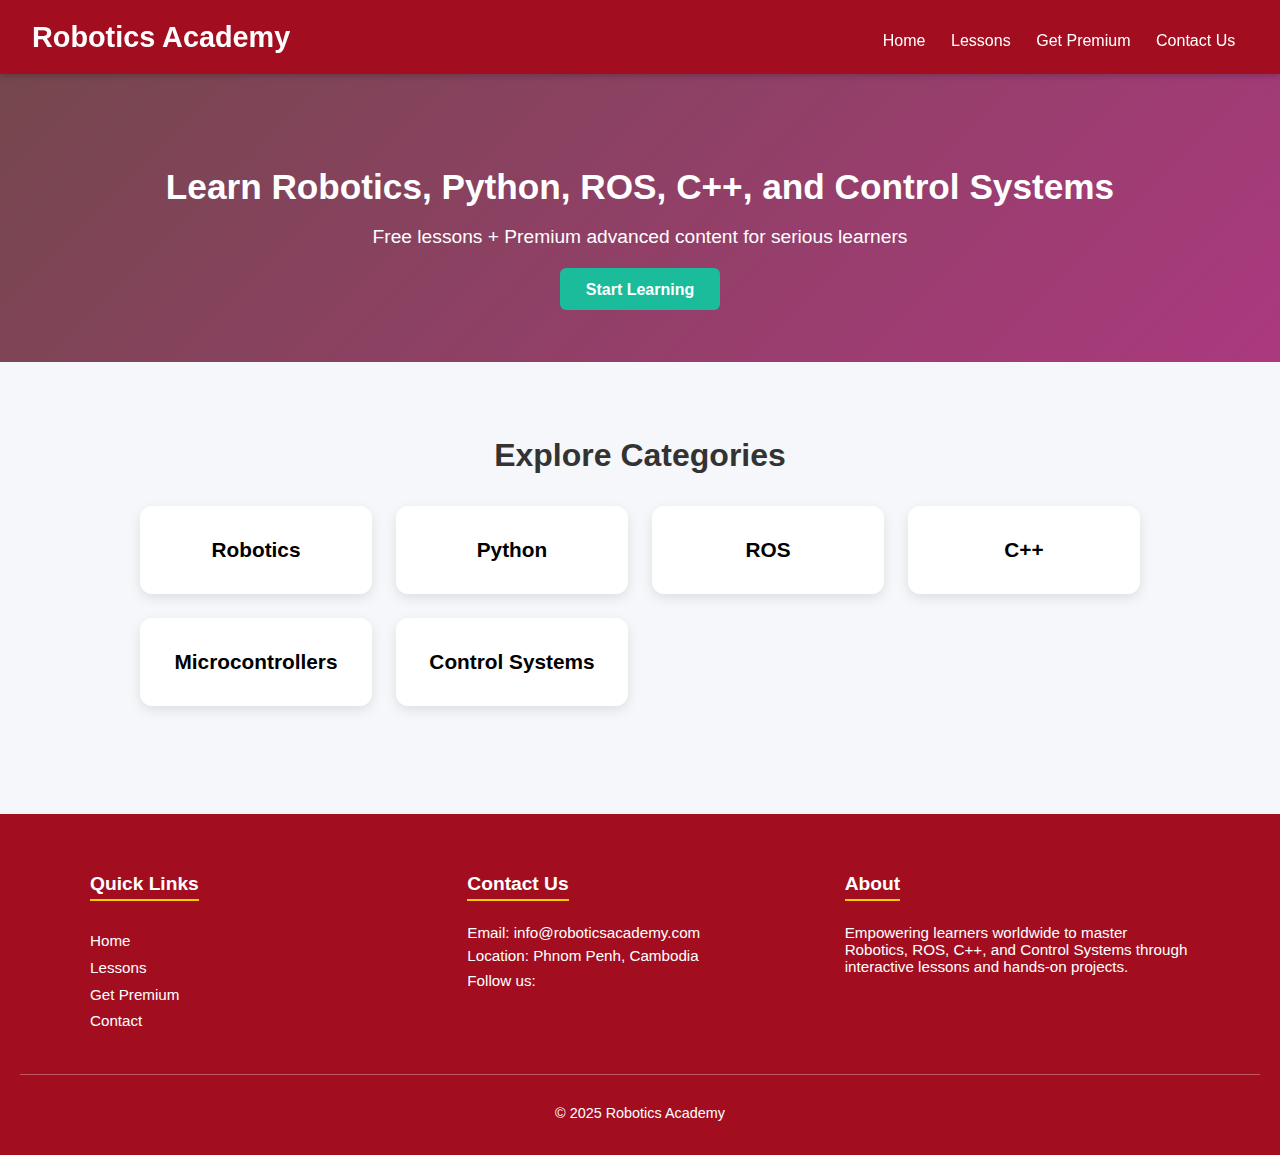
<file: index.html>
<!DOCTYPE html>
<html lang="en">
<head>
  <meta charset="UTF-8">
  <meta name="viewport" content="width=device-width, initial-scale=1.0">
  <title>Robotics Academy - Learn Robotics, ROS, Python, C++</title>
  <link rel="stylesheet" href="style.css">
  <style>
  body {
    margin: 0;
    font-family: "Segoe UI", Tahoma, Geneva, Verdana, sans-serif;
    background: #f5f7fa;
    color: #333;
  }

  header {
    background: #a20e20;
    color: white;
    padding: 1rem 2rem;
    display: flex;
    justify-content: space-between;
    align-items: center;
    box-shadow: 0 2px 6px rgba(0,0,0,0.2);
    position: sticky;
    top: 0;
    z-index: 100;
    flex-wrap: wrap; 
  }

  header h1 {
    margin: 0;
    font-size: 1.8rem;
  }

  nav {
    display: flex;
    flex-wrap: wrap;
    justify-content: center;
    margin-top: 0.5rem;
  }

  nav a {
    margin: 0.5rem 0.8rem;
    text-decoration: none;
    color: white;
    font-weight: 500;
    transition: color 0.3s;
  }
  nav a:hover {
    color: #ffcc00;
  }

  .hero {
    text-align: center;
    padding: 4rem 2rem;
    background: linear-gradient(135deg, #75474d, #ab397f);
    color: white;
  }
  .hero h2 {
    font-size: 2.2rem;
    margin-bottom: 1rem;
  }
  .hero p {
    font-size: 1.2rem;
    margin-bottom: 2rem;
  }
  .btn {
    background: #1abc9c;
    color: #FFFFFF;
    padding: 0.8rem 1.6rem;
    font-weight: bold;
    border-radius: 6px;
    text-decoration: none;
    transition: background 0.3s;
  }
  .btn:hover {
    background: #ffb300;
  }

  .categories {
    padding: 3rem 2rem;
    text-align: center;
  }
  .categories h2 {
    font-size: 2rem;
    margin-bottom: 2rem;
  }
  .grid {
    display: grid;
    grid-template-columns: repeat(auto-fit, minmax(220px, 1fr));
    gap: 1.5rem;
    max-width: 1000px;
    margin: 0 auto;
  }
  .card {
    background: white;
    padding: 2rem;
    border-radius: 12px;
    box-shadow: 0 4px 12px rgba(0,0,0,0.1);
    transition: transform 0.3s, box-shadow 0.3s;
  }
  .card:hover {
    transform: translateY(-5px);
    box-shadow: 0 6px 16px rgba(0,0,0,0.15);
  }
  .card a {
    display: block;
    text-decoration: none;
    color: inherit;
  }
  .card h3 {
    margin: 0;
    font-size: 1.3rem;
    color: #000000;
  }

  /* footer {
    text-align: center;
    padding: 20px;
    background: #a20e20;
    color: white;
    font-size: 0.9rem;
    margin-top: 60px;
  } */

/*=============*/
  footer {
  background: #a20e20;
  color: #fff;
  padding: 40px 20px 20px;
  margin-top: 60px;
  font-size: 0.95rem;
}

.footer-container {
  display: flex;
  flex-wrap: wrap;
  justify-content: space-around;
  gap: 2rem;
  max-width: 1100px;
  margin: 0 auto;
  text-align: left;
}

.footer-section {
  flex: 1;
  min-width: 250px;
}

.footer-section h3 {
  font-size: 1.2rem;
  margin-bottom: 1rem;
  border-bottom: 2px solid #ffcc00;
  display: inline-block;
  padding-bottom: 4px;
}

.footer-section ul {
  list-style: none;
  padding: 0;
}

.footer-section ul li {
  margin-bottom: 0.6rem;
}

.footer-section a {
  color: #ffffff;
  text-decoration: none;
  transition: color 0.3s;
}

.footer-section a:hover {
  color: #ffcc00;
}

.footer-section p {
  margin: 0.4rem 0;
}

.social {
  margin-left: 6px;
  font-size: 1.1rem;
  transition: transform 0.3s;
}

.social:hover {
  transform: scale(1.2);
  color: #ffcc00;
}

.footer-bottom {
  text-align: center;
  margin-top: 30px;
  padding-top: 15px;
  border-top: 1px solid rgba(255, 255, 255, 0.3);
  font-size: 0.9rem;
}

@media (max-width: 768px) {
  .footer-container {
    flex-direction: column;
    text-align: center;
  }
  .footer-section h3 {
    border: none;
  }
}
/*=============*/


  @media (max-width: 768px) {
    header {
      flex-direction: column;
      align-items: flex-start;
    }
    header h1 {
      font-size: 1.5rem;
    }
    nav {
      justify-content: flex-start;
    }
    .hero h2 {
      font-size: 1.8rem;
    }
    .hero p {
      font-size: 1rem;
    }
  }

  @media (max-width: 480px) {
    header h1 {
      font-size: 1.2rem;
    }
    nav {
      flex-direction: column;
      align-items: flex-start;
    }
    nav a {
      margin: 0.3rem 0;
    }
    .hero {
      padding: 2rem 1rem;
    }
    .hero h2 {
      font-size: 1.4rem;
    }
    .hero p {
      font-size: 0.9rem;
    }
    .btn {
      padding: 0.6rem 1rem;
      font-size: 0.9rem;
    }
  }
</style>

</head>
<body>
  <header>
    <h1>Robotics Academy</h1>
    <nav>
      <a href="index.html">Home</a>
      <a href="lessons.html">Lessons</a>
      <a href="membership.html">Get Premium</a>
      <a href="contact.html">Contact Us</a>
    </nav>
  </header>

  <section class="hero">
    <h2>Learn Robotics, Python, ROS, C++, and Control Systems</h2>
    <p>Free lessons + Premium advanced content for serious learners</p>
    <a href="lessons.html" class="btn">Start Learning</a>
  </section>

  <section class="categories">
    <h2>Explore Categories</h2>
    <div class="grid">
      <div class="card"><a href="lessons.html#robotics"><h3>Robotics</h3></a></div>
      <div class="card"><a href="lessons.html#python"><h3>Python</h3></a></div>
      <div class="card"><a href="lessons.html#ros"><h3>ROS</h3></a></div>
      <div class="card"><a href="lessons.html#cpp"><h3>C++</h3></a></div>
      <div class="card"><a href="lessons.html#microcontrollers"><h3>Microcontrollers</h3></a></div>
      <div class="card"><a href="lessons.html#control"><h3>Control Systems</h3></a></div>
    </div>
  </section>

  <!-- <footer>
    <p>&copy; 2025 Robotics Academy</p>
  </footer> -->

  <!------>
  <footer>
  <div class="footer-container">
    <div class="footer-section">
      <h3>Quick Links</h3>
      <ul>
        <li><a href="index.html">Home</a></li>
        <li><a href="lessons.html">Lessons</a></li>
        <li><a href="membership.html">Get Premium</a></li>
        <li><a href="contact.html">Contact</a></li>
      </ul>
    </div>

    <div class="footer-section">
      <h3>Contact Us</h3>
      <p>Email: <a href="mailto:info@roboticsacademy.com">info@roboticsacademy.com</a></p>
      <p>Location: Phnom Penh, Cambodia</p>
      <p>Follow us:
        <a href="#" class="social"></a>
        <a href="#" class="social"></a>
        <a href="#" class="social"></a>
      </p>
    </div>

    <div class="footer-section">
      <h3>About</h3>
      <p>Empowering learners worldwide to master Robotics, ROS, C++, and Control Systems through interactive lessons and hands-on projects.</p>
    </div>
  </div>

  <div class="footer-bottom">
    <p>&copy; 2025 Robotics Academy</p>
  </div>
</footer>

</body>
</html>
</file>
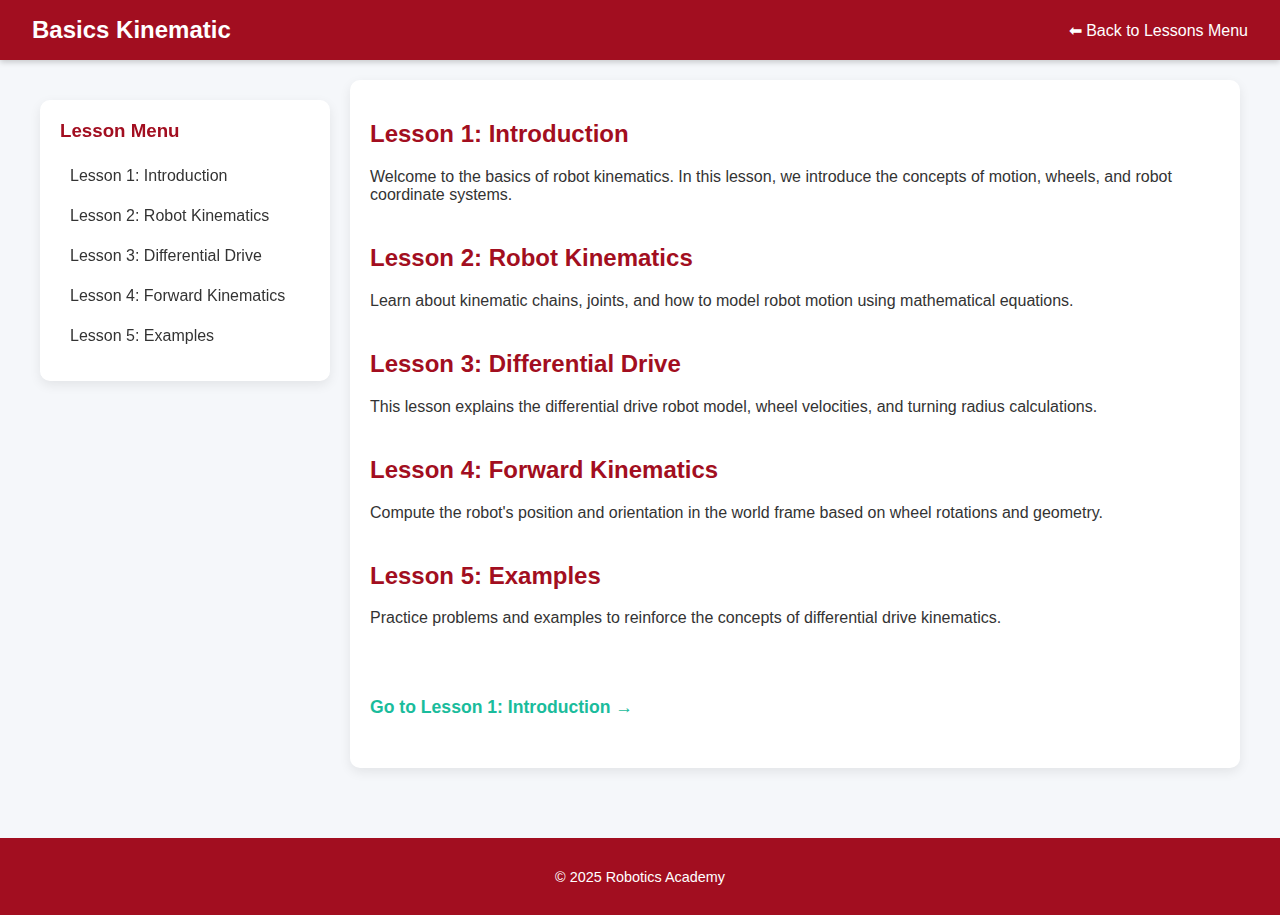
<file: Basics Kinematic - Robotics Academy.html>
<!DOCTYPE html>
<html lang="en">
<head>
<meta charset="UTF-8">
<meta name="viewport" content="width=device-width, initial-scale=1.0">
<title>Basics Kinematic - Robotics Academy</title>
<style>
body {
  margin: 0;
  font-family: "Segoe UI", Tahoma, Geneva, Verdana, sans-serif;
  background: #f5f7fa;
  color: #333;
  display: flex;
  flex-direction: column;
  min-height: 100vh;
}

/* Header */
header {
  background: #a20e20;
  color: white;
  padding: 1rem 2rem;
  display: flex;
  justify-content: space-between;
  align-items: center;
  box-shadow: 0 2px 6px rgba(0,0,0,0.2);
}
header h1 {
  margin: 0;
  font-size: 1.5rem;
}
nav a {
  color: white;
  text-decoration: none;
  margin-left: 1rem;
}
nav a:hover {
  color: #ffcc00;
}

/* Layout */
.main-container {
  display: flex;
  flex: 1;
  max-width: 1200px;
  margin: 20px auto;
  gap: 20px;
  padding: 0 1rem;
}

/* Sidebar */
.sidebar {
  flex: 0 0 250px;
  background: white;
  border-radius: 10px;
  box-shadow: 0 4px 12px rgba(0,0,0,0.08);
  padding: 20px;
  height: fit-content;
  position: sticky;
  top: 100px;
}
.sidebar h3 {
  margin-top: 0;
  color: #a20e20;
}
.sidebar a {
  display: block;
  text-decoration: none;
  color: #333;
  margin: 10px 0;
  padding: 6px 10px;
  border-radius: 6px;
  transition: background 0.3s;
}
.sidebar a:hover {
  background: #1abc9c;
  color: white;
}

/* Content */
.content {
  flex: 1;
  background: white;
  border-radius: 10px;
  box-shadow: 0 4px 12px rgba(0,0,0,0.08);
  padding: 20px;
}
.content h2 {
  color: #a20e20;
}
.content section {
  margin-bottom: 40px;
}
.content section a {
  text-decoration: none;
  color: inherit;
}
.content section a:hover {
  color: #1abc9c;
}

/* Arrow navigation */
.arrow-link {
  display: inline-block;
  margin: 30px 0;
  text-decoration: none;
  color: #1abc9c;
  font-weight: bold;
  font-size: 1.1rem;
}
.arrow-link:hover {
  text-decoration: underline;
}
.arrow-link.next::after {
  content: " →";
}

footer {
  text-align: center;
  background: #a20e20;
  color: white;
  padding: 1rem;
  margin-top: 50px;
  font-size: 0.9rem;
}

/* Responsive */
@media (max-width: 768px) {
  .main-container {
    flex-direction: column;
  }
  .sidebar {
    width: 100%;
    position: relative;
    top: 0;
    margin-bottom: 20px;
  }
}
</style>
</head>
<body>

<header>
  <h1>Basics Kinematic</h1>
  <nav>
    <a href="../../lessons.html">⬅ Back to Lessons Menu</a>
  </nav>
</header>

<div class="main-container">
  <!-- Sidebar -->
  <div class="sidebar">
    <h3>Lesson Menu</h3>
    <a href="Basic Kinematic/lesson1.html">Lesson 1: Introduction</a>
    <a href="lesson2.html">Lesson 2: Robot Kinematics</a>
    <a href="lesson3.html">Lesson 3: Differential Drive</a>
    <a href="lesson4.html">Lesson 4: Forward Kinematics</a>
    <a href="lesson5.html">Lesson 5: Examples</a>
  </div>

  <!-- Content -->
  <div class="content">
    <section id="lesson1">
      <h2>Lesson 1: Introduction</h2>
      <p>Welcome to the basics of robot kinematics. In this lesson, we introduce the concepts of motion, wheels, and robot coordinate systems.</p>
    </section>

    <section id="lesson2">
      <h2>Lesson 2: Robot Kinematics</h2>
      <p>Learn about kinematic chains, joints, and how to model robot motion using mathematical equations.</p>
    </section>

    <section id="lesson3">
      <h2>Lesson 3: Differential Drive</h2>
      <p>This lesson explains the differential drive robot model, wheel velocities, and turning radius calculations.</p>
    </section>

    <section id="lesson4">
      <h2>Lesson 4: Forward Kinematics</h2>
      <p>Compute the robot's position and orientation in the world frame based on wheel rotations and geometry.</p>
    </section>

    <section id="lesson5">
      <h2>Lesson 5: Examples</h2>
      <p>Practice problems and examples to reinforce the concepts of differential drive kinematics.</p>
    </section>

    <!-- Arrow to Lesson 1 before footer -->
    <a class="arrow-link next" href="Basic Kinematic/lesson1.html">Go to Lesson 1: Introduction</a>
  </div>
</div>

<footer>
  <p>&copy; 2025 Robotics Academy</p>
</footer>
</body>
</html>
</file>
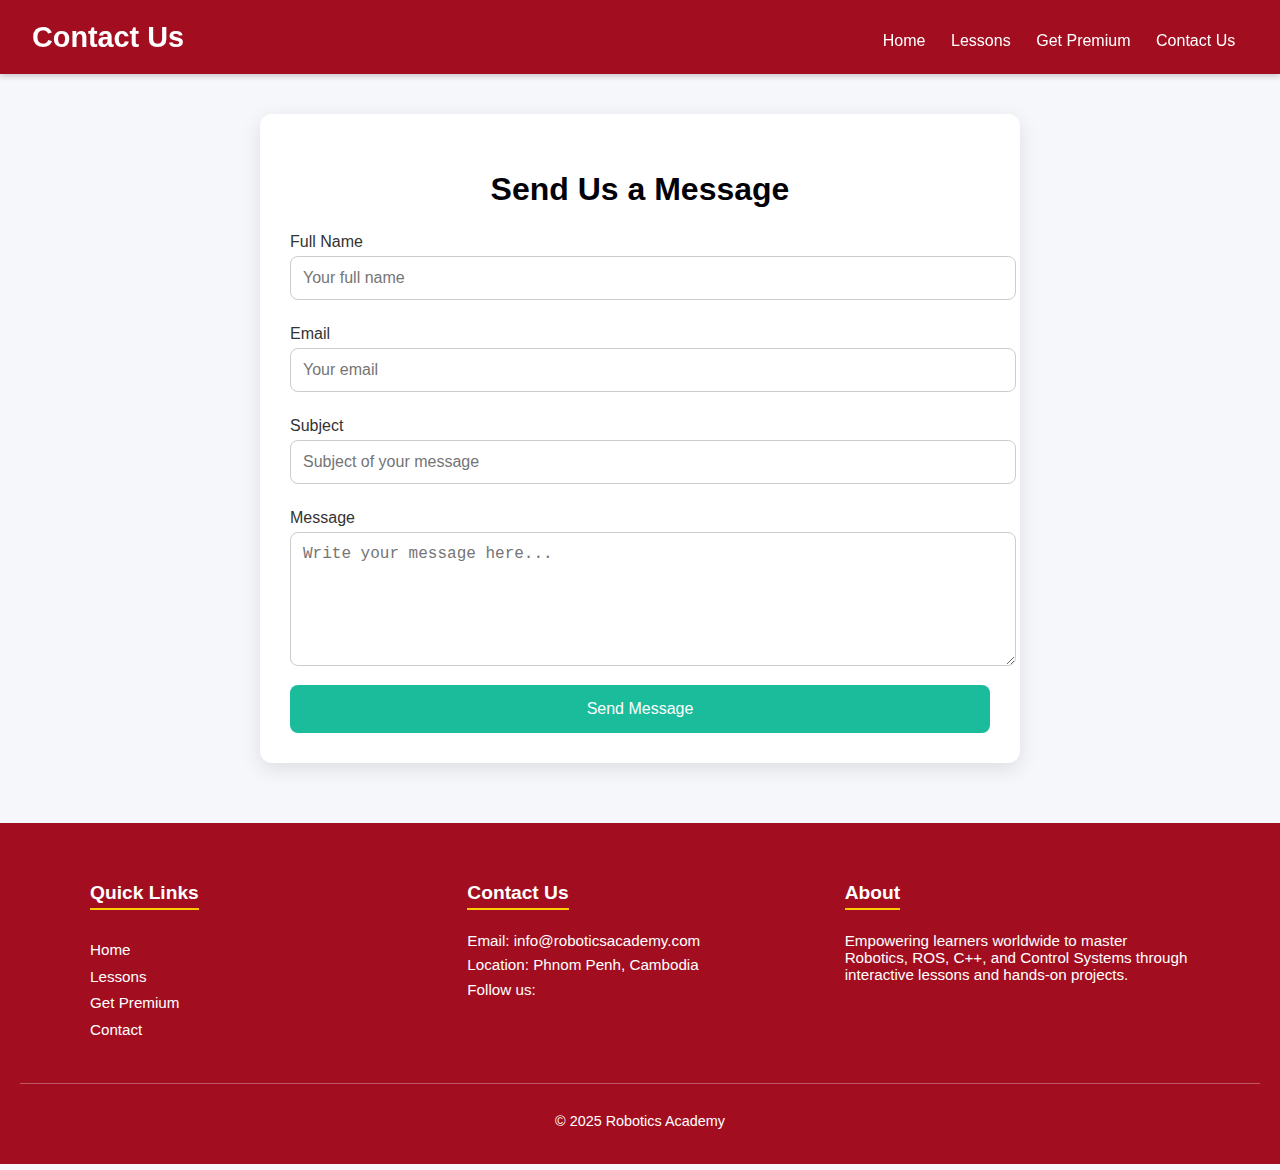
<file: contact.html>
<!DOCTYPE html>
<html lang="en">
<head>
  <meta charset="UTF-8">
  <meta name="viewport" content="width=device-width, initial-scale=1.0">
  <title>Contact - Robotics Academy</title>
  <link rel="stylesheet" href="style.css">
  <style>
  body {
    margin: 0;
    font-family: "Segoe UI", Tahoma, Geneva, Verdana, sans-serif;
    background: #f5f7fa;
    color: #333;
  }

  /* Header */
  header {
    background: #a20e20;
    color: white;
    padding: 1rem 2rem;
    display: flex;
    justify-content: space-between;
    align-items: center;
    box-shadow: 0 2px 6px rgba(0,0,0,0.2);
    position: sticky;
    top: 0;
    z-index: 100;
    flex-wrap: wrap; 
  }
  header h1 {
    margin: 0;
    font-size: 1.8rem;
  }
  nav {
    display: flex;
    flex-wrap: wrap;
    justify-content: center;
    margin-top: 0.5rem;
  }
  nav a {
    margin: 0.5rem 0.8rem;
    text-decoration: none;
    color: white;
    font-weight: 500;
    transition: color 0.3s;
  }
  nav a:hover {
    color: #ffcc00;
  }


  .hero {
    text-align: center;
    padding: 4rem 2rem;
    background: linear-gradient(135deg, #75474d, #ab397f);
    color: white;
    border-radius: 0 0 20px 20px;
  }
  .hero h2 {
    font-size: 2.2rem;
    margin-bottom: 1rem;
  }
  .hero p {
    font-size: 1.2rem;
    margin-bottom: 2rem;
  }

  /* Contact Form Section */
  section {
    max-width: 700px;
    margin: 40px auto;
    padding: 30px;
    background: white;
    border-radius: 12px;
    box-shadow: 0 6px 20px rgba(0,0,0,0.1);
  }
  section h2 {
    text-align: center;
    margin-bottom: 25px;
    color: #010107;
    font-size: 2rem;
  }

  form label {
    display: block;
    margin: 10px 0 5px;
    font-weight: 500;
  }
  form input, form textarea {
    width: 100%;
    padding: 12px;
    margin-bottom: 15px;
    border: 1px solid #ccc;
    border-radius: 8px;
    font-size: 1rem;
    transition: border-color 0.3s;
  }
  form input:focus, form textarea:focus {
    border-color: #1abc9c;
    outline: none;
  }
  form button {
    background: #1abc9c;
    color: white;
    padding: 15px;
    border: none;
    border-radius: 8px;
    cursor: pointer;
    font-size: 16px;
    width: 100%;
    transition: background 0.3s;
  }
  form button:hover {
    background: #16a085;
  }

 /*=============*/
  footer {
  background: #a20e20;
  color: #fff;
  padding: 40px 20px 20px;
  margin-top: 60px;
  font-size: 0.95rem;
}

.footer-container {
  display: flex;
  flex-wrap: wrap;
  justify-content: space-around;
  gap: 2rem;
  max-width: 1100px;
  margin: 0 auto;
  text-align: left;
}

.footer-section {
  flex: 1;
  min-width: 250px;
}

.footer-section h3 {
  font-size: 1.2rem;
  margin-bottom: 1rem;
  border-bottom: 2px solid #ffcc00;
  display: inline-block;
  padding-bottom: 4px;
}

.footer-section ul {
  list-style: none;
  padding: 0;
}

.footer-section ul li {
  margin-bottom: 0.6rem;
}

.footer-section a {
  color: #ffffff;
  text-decoration: none;
  transition: color 0.3s;
}

.footer-section a:hover {
  color: #ffcc00;
}

.footer-section p {
  margin: 0.4rem 0;
}

.social {
  margin-left: 6px;
  font-size: 1.1rem;
  transition: transform 0.3s;
}

.social:hover {
  transform: scale(1.2);
  color: #ffcc00;
}

.footer-bottom {
  text-align: center;
  margin-top: 30px;
  padding-top: 15px;
  border-top: 1px solid rgba(255, 255, 255, 0.3);
  font-size: 0.9rem;
}

@media (max-width: 768px) {
  .footer-container {
    flex-direction: column;
    text-align: center;
  }
  .footer-section h3 {
    border: none;
  }
}
/*=============*/

  /* ✅ Responsive Design */
  @media (max-width: 768px) {
    header {
      flex-direction: column;
      align-items: flex-start;
    }
    header h1 {
      font-size: 1.5rem;
    }
    nav {
      justify-content: flex-start;
    }
    .hero h2 {
      font-size: 1.8rem;
    }
    .hero p {
      font-size: 1rem;
    }
    section {
      margin: 30px 20px;
      padding: 25px;
    }
    section h2 {
      font-size: 1.6rem;
    }
  }

  @media (max-width: 480px) {
    header h1 {
      font-size: 1.2rem;
    }
    nav {
      flex-direction: column;
      align-items: flex-start;
    }
    nav a {
      margin: 0.3rem 0;
    }
    .hero {
      padding: 2rem 1rem;
    }
    .hero h2 {
      font-size: 1.4rem;
    }
    .hero p {
      font-size: 0.9rem;
    }
    section {
      margin: 20px 15px;
      padding: 20px;
    }
    section h2 {
      font-size: 1.3rem;
    }
    form input, form textarea {
      padding: 10px;
      font-size: 0.95rem;
    }
    form button {
      padding: 12px;
      font-size: 14px;
    }
  }
</style>

</head>
<body>

<header>
  <h1>Contact Us</h1>
  <nav>
    <a href="index.html">Home</a>
    <a href="lessons.html">Lessons</a>
    <a href="membership.html">Get Premium</a>
    <a href="contact.html">Contact Us</a>
  </nav>
</header>

<section>
  <h2>Send Us a Message</h2>
  <form id="contact-form" method="POST" action="contact-submit.php">
    <label for="name">Full Name</label>
    <input type="text" id="name" name="name" placeholder="Your full name" required>

    <label for="email">Email</label>
    <input type="email" id="email" name="email" placeholder="Your email" required>

    <label for="subject">Subject</label>
    <input type="text" id="subject" name="subject" placeholder="Subject of your message" required>

    <label for="message">Message</label>
    <textarea id="message" name="message" rows="6" placeholder="Write your message here..." required></textarea>

    <button type="submit">Send Message</button>
  </form>
</section>

<!------>
  <footer>
  <div class="footer-container">
    <div class="footer-section">
      <h3>Quick Links</h3>
      <ul>
        <li><a href="index.html">Home</a></li>
        <li><a href="lessons.html">Lessons</a></li>
        <li><a href="membership.html">Get Premium</a></li>
        <li><a href="contact.html">Contact</a></li>
      </ul>
    </div>

    <div class="footer-section">
      <h3>Contact Us</h3>
      <!-- <p>Email: <a href="mailto:info@roboticsacademy.com">info@roboticsacademy.com</a></p>
        -->
      <p>Email: <a href="mailto:chetsokhpanha@gmail.com">info@roboticsacademy.com</a></p>
      <p>Location: Phnom Penh, Cambodia</p>
      <p>Follow us:
        <a href="#" class="social"></a>
        <a href="#" class="social"></a>
        <a href="#" class="social"></a>
      </p>
    </div>

    <div class="footer-section">
      <h3>About</h3>
      <p>Empowering learners worldwide to master Robotics, ROS, C++, and Control Systems through interactive lessons and hands-on projects.</p>
    </div>
  </div>

  <div class="footer-bottom">
    <p>&copy; 2025 Robotics Academy</p>
  </div>
</footer>

<script>
  // Simple front-end validation
  document.getElementById('contact-form').addEventListener('submit', function(e){
    const name = document.getElementById('name').value.trim();
    const email = document.getElementById('email').value.trim();
    const subject = document.getElementById('subject').value.trim();
    const message = document.getElementById('message').value.trim();

    if(!name || !email || !subject || !message){
      alert("Please fill in all fields before submitting.");
      e.preventDefault();
    }
  });
</script>

</body>
</html>
</file>
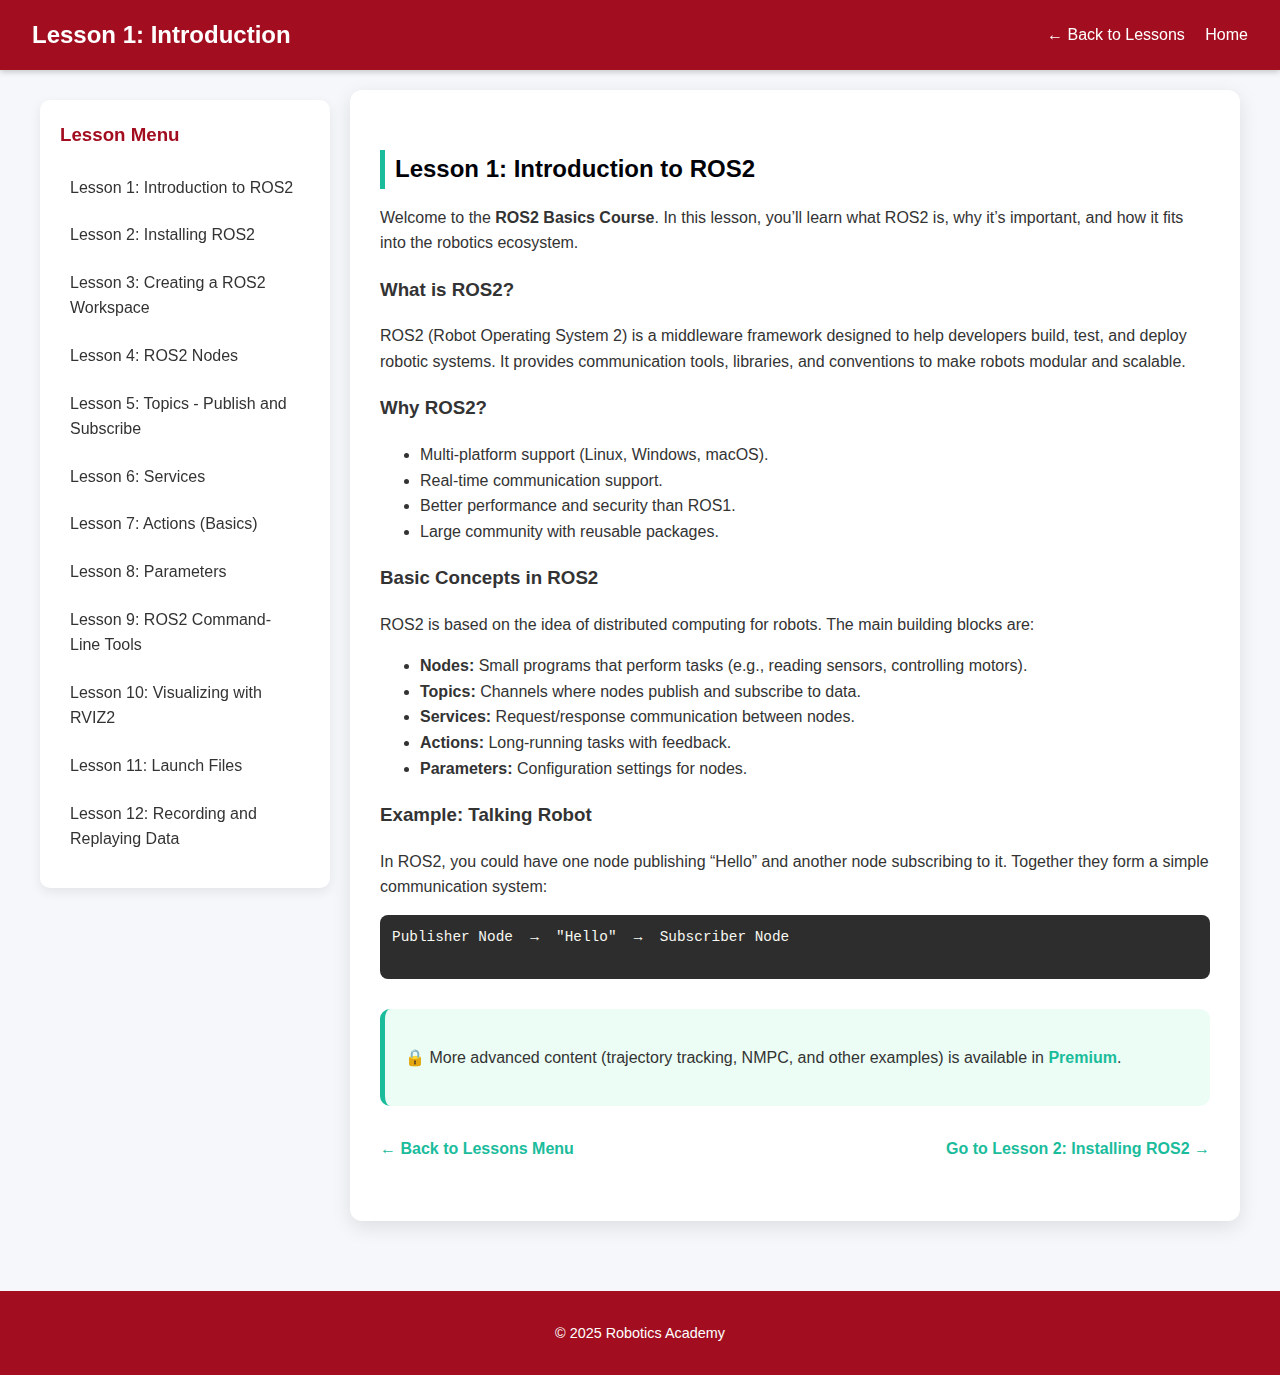
<file: Lesson 1: Introduction - Robotics Academy.html>
<!DOCTYPE html>
<html lang="en">
<head>
<meta charset="UTF-8">
<meta name="viewport" content="width=device-width, initial-scale=1.0">
<title>Lesson 1: Introduction - Robotics Academy</title>
<style>
body {
  margin: 0;
  font-family: "Segoe UI", Tahoma, Geneva, Verdana, sans-serif;
  background: #f5f7fa;
  color: #333;
  line-height: 1.6;
  display: flex;
  flex-direction: column;
  min-height: 100vh;
}

/* Header */
header {
  background: #a20e20;
  color: white;
  padding: 1rem 2rem;
  display: flex;
  justify-content: space-between;
  align-items: center;
  box-shadow: 0 2px 6px rgba(0,0,0,0.2);
  position: sticky;
  top: 0;
  z-index: 100;
}
header h1 {
  font-size: 1.5rem;
  margin: 0;
}
nav a {
  text-decoration: none;
  color: white;
  font-weight: 500;
  transition: color 0.3s;
}
nav a:hover {
  color: #ffcc00;
}

/* Layout */
.main-container {
  display: flex;
  flex: 1;
  max-width: 1200px;
  margin: 20px auto;
  gap: 20px;
  padding: 0 1rem;
}

/* Sidebar */
.sidebar {
  flex: 0 0 250px;
  background: white;
  border-radius: 10px;
  box-shadow: 0 4px 12px rgba(0,0,0,0.08);
  padding: 20px;
  height: fit-content;
  position: sticky;
  top: 100px;
}
.sidebar h3 {
  margin-top: 0;
  color: #a20e20;
}
.sidebar a {
  display: block;
  text-decoration: none;
  color: #333;
  margin: 10px 0;
  padding: 6px 10px;
  border-radius: 6px;
  transition: background 0.3s;
}
.sidebar a:hover {
  background: #1abc9c;
  color: white;
}

/* Lesson content */
.lesson {
  flex: 1;
  background: white;
  border-radius: 12px;
  box-shadow: 0 6px 20px rgba(0,0,0,0.1);
  padding: 30px;
}
.lesson h2 {
  color: #010208;
  margin-top: 30px;
  margin-bottom: 15px;
  border-left: 5px solid #1abc9c;
  padding-left: 10px;
}
.lesson p {
  margin-bottom: 15px;
}
.lesson pre {
  background: #2d2d2d;
  color: #f8f8f2;
  padding: 12px;
  border-radius: 8px;
  overflow-x: auto;
  font-size: 0.9rem;
  line-height: 1.4;
}

/* Arrow links */
.arrow-navigation {
  display: flex;
  justify-content: space-between;
  margin: 30px 0;
}
.arrow-link {
  text-decoration: none;
  color: #1abc9c;
  font-weight: bold;
  font-size: 1rem;
  transition: color 0.3s;
}
.arrow-link:hover {
  text-decoration: underline;
  color: #159a82;
}

/* Premium content box */
.premium-box {
  background: #ecfdf5;
  border-left: 5px solid #1abc9c;
  padding: 20px;
  border-radius: 10px;
  margin-top: 30px;
  font-weight: 500;
}
.premium-box a {
  color: #1abc9c;
  font-weight: bold;
  text-decoration: none;
}
.premium-box a:hover {
  text-decoration: underline;
}

/* Responsive */
@media(max-width: 768px){
  .main-container {
    flex-direction: column;
  }
  .sidebar {
    width: 100%;
    position: relative;
    top: 0;
    margin-bottom: 20px;
  }
  .lesson {
    padding: 20px;
  }
}

header nav a {
  text-decoration: none;
  color: white;
  font-weight: 500;
  transition: color 0.3s;
  margin-left: 1rem; /* space between links */
}

footer {
  text-align: center;
  background: #a20e20;
  color: white;
  padding: 1rem;
  margin-top: 50px;
  font-size: 0.9rem;
}
</style>
</head>
<body>

<header>
  <h1>Lesson 1: Introduction</h1>
  <nav>
    <a href="../../../lessons.html">← Back to Lessons</a>
    <a href="../../../index.html">Home</a>
  </nav>
</header>

<div class="main-container">
  <!-- Sidebar -->
  <div class="sidebar">
    <h3>Lesson Menu</h3>
    <a href="#lesson1">Lesson 1: Introduction to ROS2</a>
    <a href="#lesson2">Lesson 2: Installing ROS2</a>
    <a href="#lesson3">Lesson 3: Creating a ROS2 Workspace</a>
    <a href="#lesson4">Lesson 4: ROS2 Nodes</a>
    <a href="#lesson5">Lesson 5: Topics - Publish and Subscribe</a>
    <a href="#lesson6">Lesson 6: Services</a>
    <a href="#lesson7">Lesson 7: Actions (Basics)</a>
    <a href="#lesson8">Lesson 8: Parameters</a>
    <a href="#lesson9">Lesson 9: ROS2 Command-Line Tools</a>
    <a href="#lesson10">Lesson 10: Visualizing with RVIZ2</a>
    <a href="#lesson11">Lesson 11: Launch Files</a>
    <a href="#lesson12">Lesson 12: Recording and Replaying Data</a>
  </div>

  <!-- Lesson content -->
  <div class="lesson">
    <section id="lesson1">
      <h2>Lesson 1: Introduction to ROS2</h2>
      <p>Welcome to the <strong>ROS2 Basics Course</strong>. In this lesson, you’ll learn what ROS2 is, why it’s important, and how it fits into the robotics ecosystem.</p>
      
      <h3>What is ROS2?</h3>
      <p>ROS2 (Robot Operating System 2) is a middleware framework designed to help developers build, test, and deploy robotic systems. It provides communication tools, libraries, and conventions to make robots modular and scalable.</p>

      <h3>Why ROS2?</h3>
      <ul>
        <li>Multi-platform support (Linux, Windows, macOS).</li>
        <li>Real-time communication support.</li>
        <li>Better performance and security than ROS1.</li>
        <li>Large community with reusable packages.</li>
      </ul>

      <h3>Basic Concepts in ROS2</h3>
      <p>ROS2 is based on the idea of distributed computing for robots. The main building blocks are:</p>
      <ul>
        <li><strong>Nodes:</strong> Small programs that perform tasks (e.g., reading sensors, controlling motors).</li>
        <li><strong>Topics:</strong> Channels where nodes publish and subscribe to data.</li>
        <li><strong>Services:</strong> Request/response communication between nodes.</li>
        <li><strong>Actions:</strong> Long-running tasks with feedback.</li>
        <li><strong>Parameters:</strong> Configuration settings for nodes.</li>
      </ul>

      <h3>Example: Talking Robot</h3>
      <p>In ROS2, you could have one node publishing “Hello” and another node subscribing to it. Together they form a simple communication system:</p>
      <pre>
Publisher Node  →  "Hello"  →  Subscriber Node
      </pre>
    </section>

    <!-- Premium / Ad Box -->
    <div class="premium-box">
      <p>🔒 More advanced content (trajectory tracking, NMPC, and other examples) is available in <a href="../../../membership.html">Premium</a>.</p>
    </div>

    <!-- Arrow navigation before footer -->
    <div class="arrow-navigation">
      <a class="arrow-link" href="../ros_main.html">← Back to Lessons Menu</a>
      <a class="arrow-link" href="lesson2.html">Go to Lesson 2: Installing ROS2 →</a>
    </div>
  </div>
</div>

<footer>
  <p>&copy; 2025 Robotics Academy</p>
</footer>

</body>
</html>
</file>
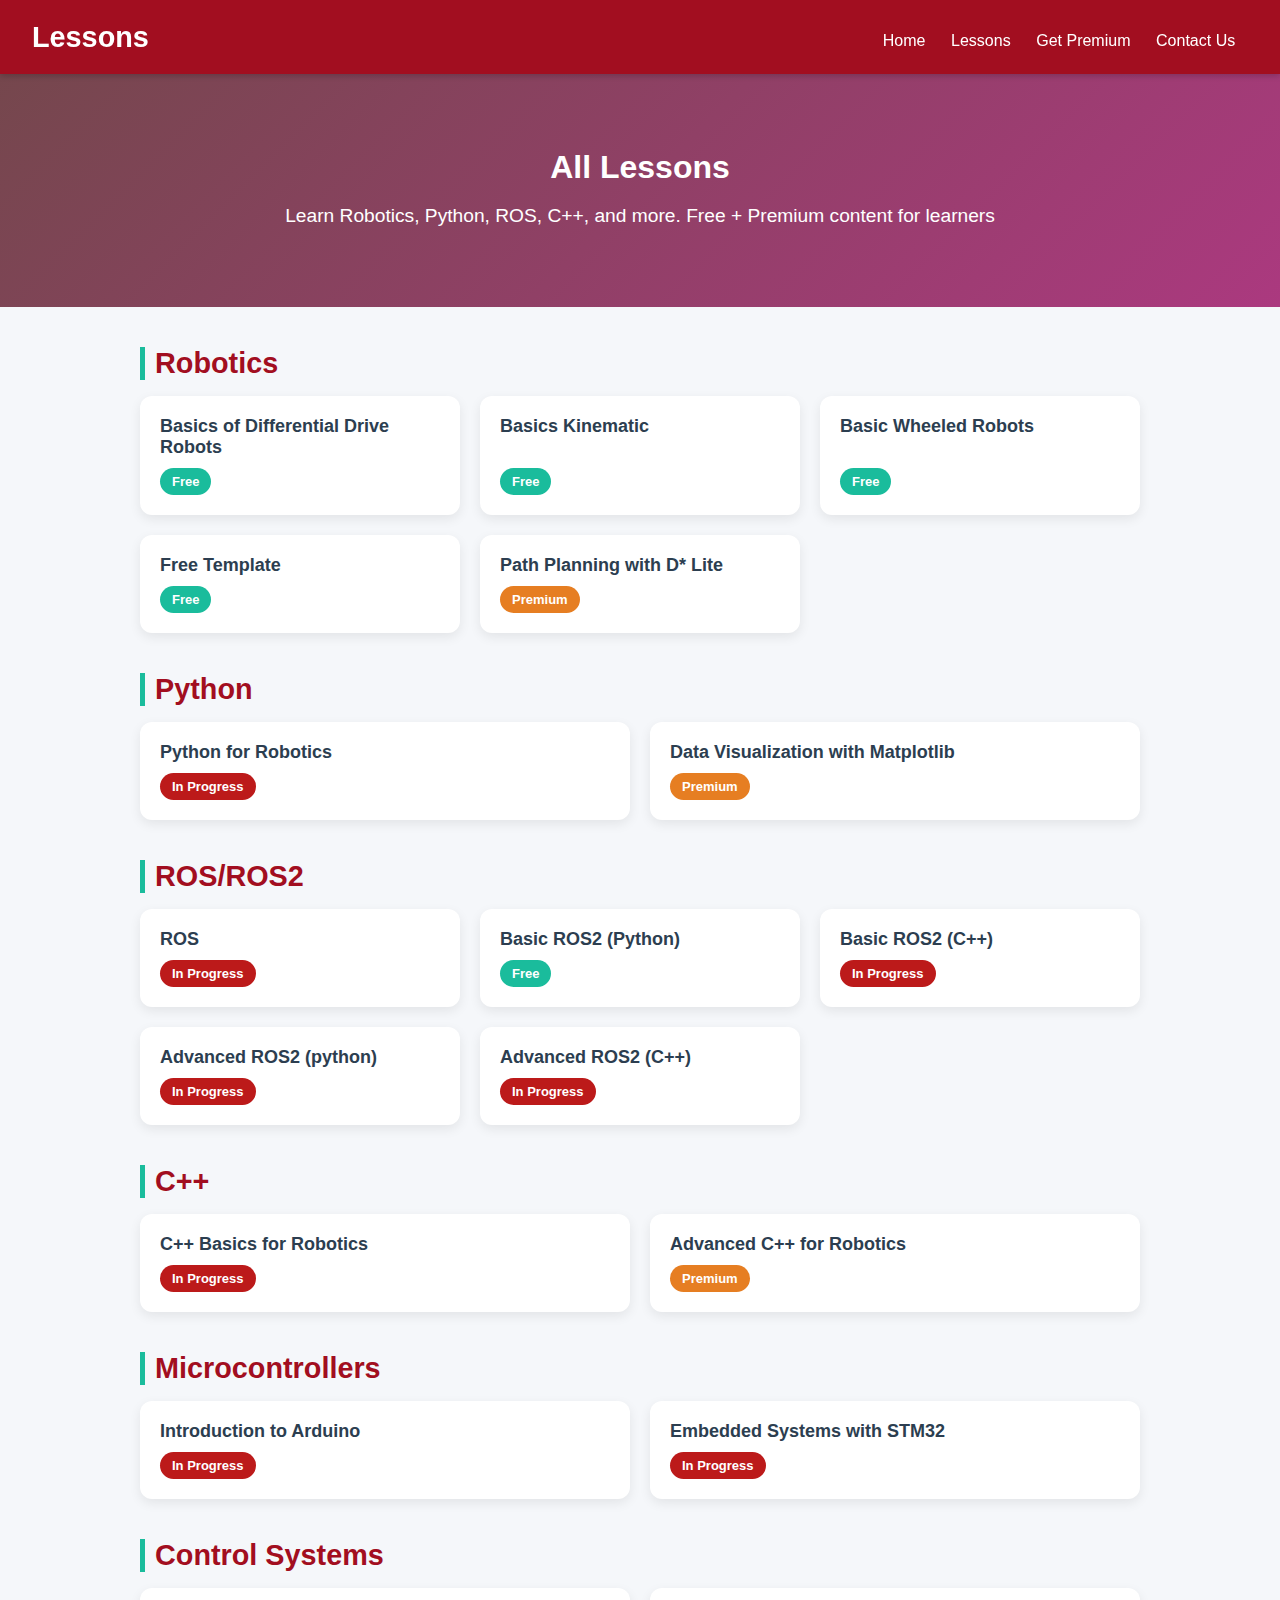
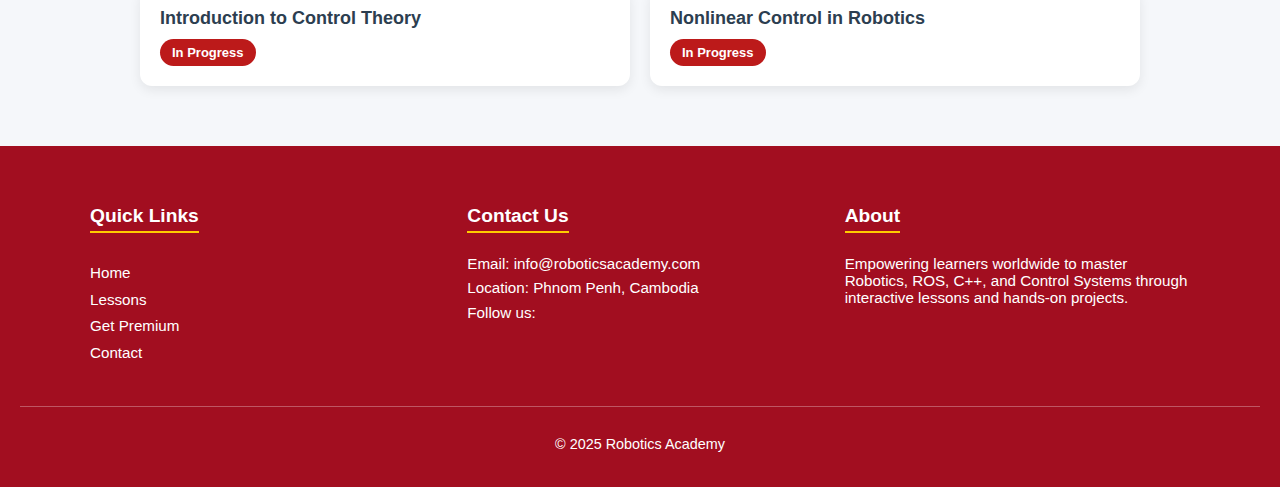
<file: lessons.html>
<!DOCTYPE html>
<html lang="en">
<head>
  <meta charset="UTF-8">
  <meta name="viewport" content="width=device-width, initial-scale=1.0">
  <title>Lessons - Robotics Academy</title>
  <style>
  body {
    margin: 0;
    font-family: "Segoe UI", Tahoma, Geneva, Verdana, sans-serif;
    background: #f5f7fa;
    color: #333;
  }

  /* Header */
  header {
    background: #a20e20;
    color: white;
    padding: 1rem 2rem;
    display: flex;
    justify-content: space-between;
    align-items: center;
    box-shadow: 0 2px 6px rgba(0,0,0,0.2);
    position: sticky;
    top: 0;
    z-index: 100;
    flex-wrap: wrap; /* allow wrapping */
  }
  header h1 {
    margin: 0;
    font-size: 1.8rem;
  }

  h2 {
    scroll-margin-top: 100px; /* adjust based on header height */
    }

  nav {
    display: flex;
    flex-wrap: wrap;
    justify-content: center;
    margin-top: 0.5rem;
  }
  nav a {
    margin: 0.5rem 0.8rem;
    text-decoration: none;
    color: white;
    font-weight: 500;
    transition: color 0.3s;
  }
  nav a:hover {
    color: #ffcc00;
  }

  /* Hero Section */
  .hero {
    text-align: center;
    padding: 3rem 2rem;
    background: linear-gradient(135deg, #75474d, #ab397f);
    color: white;
  }
  .hero h2 {
    font-size: 2rem;
    margin-bottom: 1rem;
  }
  .hero p {
    font-size: 1.2rem;
    margin-bottom: 2rem;
  }

  /* Lessons Section */
  .lesson-list {
    max-width: 1000px;
    margin: 40px auto;
    padding: 0 1rem;
  }
  .lesson-list h2 {
    font-size: 1.8rem;
    margin-bottom: 1rem;
    color: #a20e20;
    border-left: 5px solid #1abc9c;
    padding-left: 10px;
  }

  .lesson-grid {
    display: grid;
    grid-template-columns: repeat(auto-fit, minmax(280px, 1fr));
    gap: 20px;
    margin-bottom: 40px;
  }

  .lesson-card {
    background: white;
    border-radius: 12px;
    padding: 20px;
    box-shadow: 0 4px 12px rgba(0,0,0,0.08);
    display: flex;
    flex-direction: column;
    justify-content: space-between;
    transition: transform 0.3s, box-shadow 0.3s;
  }
  .lesson-card:hover {
    transform: translateY(-5px);
    box-shadow: 0 6px 15px rgba(0,0,0,0.12);
  }
  .lesson-card a {
    text-decoration: none;
    font-size: 18px;
    font-weight: bold;
    color: #2c3e50;
    margin-bottom: 10px;
  }

  /* Badges */
  .badge {
    align-self: flex-start;
    padding: 6px 12px;
    border-radius: 20px;
    font-size: 13px;
    font-weight: bold;
    color: white;
  }
  .badge.free {
    background: #1abc9c;
  }

  .badge.progress {
    background: #bc1a1a;
  }

  .badge.premium {
    background: #e67e22;
  }

/*=============*/
  footer {
  background: #a20e20;
  color: #fff;
  padding: 40px 20px 20px;
  margin-top: 60px;
  font-size: 0.95rem;
}

.footer-container {
  display: flex;
  flex-wrap: wrap;
  justify-content: space-around;
  gap: 2rem;
  max-width: 1100px;
  margin: 0 auto;
  text-align: left;
}

.footer-section {
  flex: 1;
  min-width: 250px;
}

.footer-section h3 {
  font-size: 1.2rem;
  margin-bottom: 1rem;
  border-bottom: 2px solid #ffcc00;
  display: inline-block;
  padding-bottom: 4px;
}

.footer-section ul {
  list-style: none;
  padding: 0;
}

.footer-section ul li {
  margin-bottom: 0.6rem;
}

.footer-section a {
  color: #ffffff;
  text-decoration: none;
  transition: color 0.3s;
}

.footer-section a:hover {
  color: #ffcc00;
}

.footer-section p {
  margin: 0.4rem 0;
}

.social {
  margin-left: 6px;
  font-size: 1.1rem;
  transition: transform 0.3s;
}

.social:hover {
  transform: scale(1.2);
  color: #ffcc00;
}

.footer-bottom {
  text-align: center;
  margin-top: 30px;
  padding-top: 15px;
  border-top: 1px solid rgba(255, 255, 255, 0.3);
  font-size: 0.9rem;
}

@media (max-width: 768px) {
  .footer-container {
    flex-direction: column;
    text-align: center;
  }
  .footer-section h3 {
    border: none;
  }
}
/*=============*/


  @media (max-width: 768px) {
    header {
      flex-direction: column;
      align-items: flex-start;
    }
    header h1 {
      font-size: 1.5rem;
    }
    nav {
      justify-content: flex-start;
    }
    .hero h2 {
      font-size: 1.6rem;
    }
    .hero p {
      font-size: 1rem;
    }
    .lesson-list h2 {
      font-size: 1.5rem;
    }
    .lesson-card a {
      font-size: 16px;
    }
  }

  @media (max-width: 480px) {
    header h1 {
      font-size: 1.2rem;
    }
    nav {
      flex-direction: column;
      align-items: flex-start;
    }
    nav a {
      margin: 0.3rem 0;
    }
    .hero {
      padding: 2rem 1rem;
    }
    .hero h2 {
      font-size: 1.3rem;
    }
    .hero p {
      font-size: 0.9rem;
    }
    .lesson-list {
      margin: 20px auto;
    }
    .lesson-list h2 {
      font-size: 1.2rem;
    }
    .lesson-card {
      padding: 15px;
    }
    .lesson-card a {
      font-size: 15px;
    }
    .badge {
      font-size: 11px;
      padding: 4px 8px;
    }
  }
</style>

</head>
<body>
  <header>
    <h1>Lessons</h1>
    <nav>
      <a href="index.html">Home</a>
      <a href="lessons.html">Lessons</a>
      <a href="membership.html">Get Premium</a>
      <a href="contact.html">Contact Us</a>
    </nav>
  </header>

  <section class="hero">
    <h2>All Lessons</h2>
    <p>Learn Robotics, Python, ROS, C++, and more. Free + Premium content for learners</p>
  </section>

  <section class="lesson-list">
    <!-- Robotics -->
    <h2 id="robotics">Robotics</h2>
    <div class="lesson-grid">
      <div class="lesson-card">
        <a href="lesson/Robotics/lesson_kinematic.html">Basics of Differential Drive Robots</a>
        <span class="badge free">Free</span>
      </div>
      <div class="lesson-card">
        <a href="lesson-template.html">Basics Kinematic</a>
        <span class="badge free">Free</span>
      </div>
      <div class="lesson-card">
        <a href="lesson/Robotics/Basic Wheeled Robots/basic_wheeled_robots_main.html">Basic Wheeled Robots</a>
        <span class="badge free">Free</span>
      </div>
      <div class="lesson-card">
        <a href="#">Free Template</a>
        <span class="badge free">Free</span>
      </div>
      <div class="lesson-card">
        <a href="#">Path Planning with D* Lite</a>
        <span class="badge premium">Premium</span>
      </div>
    </div>

    <!-- Python -->
    <h2 id="python">Python</h2>
    <div class="lesson-grid">
      <div class="lesson-card">
        <a href="#">Python for Robotics</a>
        <span class="badge progress">In Progress</span>
      </div>
      <div class="lesson-card">
        <a href="#">Data Visualization with Matplotlib</a>
        <span class="badge premium">Premium</span>
      </div>
    </div>

    <!-- ROS/ROS2 -->
    <h2 id="ros">ROS/ROS2</h2>
    <div class="lesson-grid">
      <div class="lesson-card">
        <a href="#">ROS</a>
        <span class="badge progress">In Progress</span>
      </div>
      <div class="lesson-card">
        <a href="lesson/ROS/ros_main.html">Basic ROS2 (Python)</a>
        <span class="badge free">Free</span>
      </div>
      <div class="lesson-card">
        <a href="#">Basic ROS2 (C++)</a>
        <span class="badge progress">In Progress</span>
      </div>

      <div class="lesson-card">
        <a href="#">Advanced ROS2 (python)</a>
        <span class="badge progress">In Progress</span>
      </div>
      <div class="lesson-card">
        <a href="#">Advanced ROS2 (C++)</a>
        <span class="badge progress">In Progress</span>
      </div>
    </div>

    <!-- C++ -->
    <h2 id="cpp">C++</h2>
    <div class="lesson-grid">
      <div class="lesson-card">
        <a href="#">C++ Basics for Robotics</a>
        <span class="badge progress">In Progress</span>
      </div>
      <div class="lesson-card">
        <a href="#">Advanced C++ for Robotics</a>
        <span class="badge premium">Premium</span>
      </div>
    </div>

    <!-- Microcontrollers -->
    <h2 id="microcontrollers">Microcontrollers</h2>
    <div class="lesson-grid">
      <div class="lesson-card">
        <a href="#">Introduction to Arduino</a>
        <span class="badge progress">In Progress</span>
      </div>
      <div class="lesson-card">
        <a href="#">Embedded Systems with STM32</a>
        <span class="badge progress">In Progress</span>
      </div>
    </div>

    <!-- Control Systems -->
    <h2 id="control">Control Systems</h2>
    <div class="lesson-grid">
      <div class="lesson-card">
        <a href="#">Introduction to Control Theory</a>
        <span class="badge progress">In Progress</span>
      </div>
      <div class="lesson-card">
        <a href="#">Nonlinear Control in Robotics</a>
        <span class="badge progress">In Progress</span>
      </div>
    </div>
  </section>

<!------>
  <footer>
  <div class="footer-container">
    <div class="footer-section">
      <h3>Quick Links</h3>
      <ul>
        <li><a href="index.html">Home</a></li>
        <li><a href="lessons.html">Lessons</a></li>
        <li><a href="membership.html">Get Premium</a></li>
        <li><a href="contact.html">Contact</a></li>
      </ul>
    </div>

    <div class="footer-section">
      <h3>Contact Us</h3>
      <p>Email: <a href="mailto:info@roboticsacademy.com">info@roboticsacademy.com</a></p>
      <p>Location: Phnom Penh, Cambodia</p>
      <p>Follow us:
        <a href="#" class="social"></a>
        <a href="#" class="social"></a>
        <a href="#" class="social"></a>
      </p>
    </div>

    <div class="footer-section">
      <h3>About</h3>
      <p>Empowering learners worldwide to master Robotics, ROS, C++, and Control Systems through interactive lessons and hands-on projects.</p>
    </div>
  </div>

  <div class="footer-bottom">
    <p>&copy; 2025 Robotics Academy</p>
  </div>
</footer>
</body> 
</html>
</file>
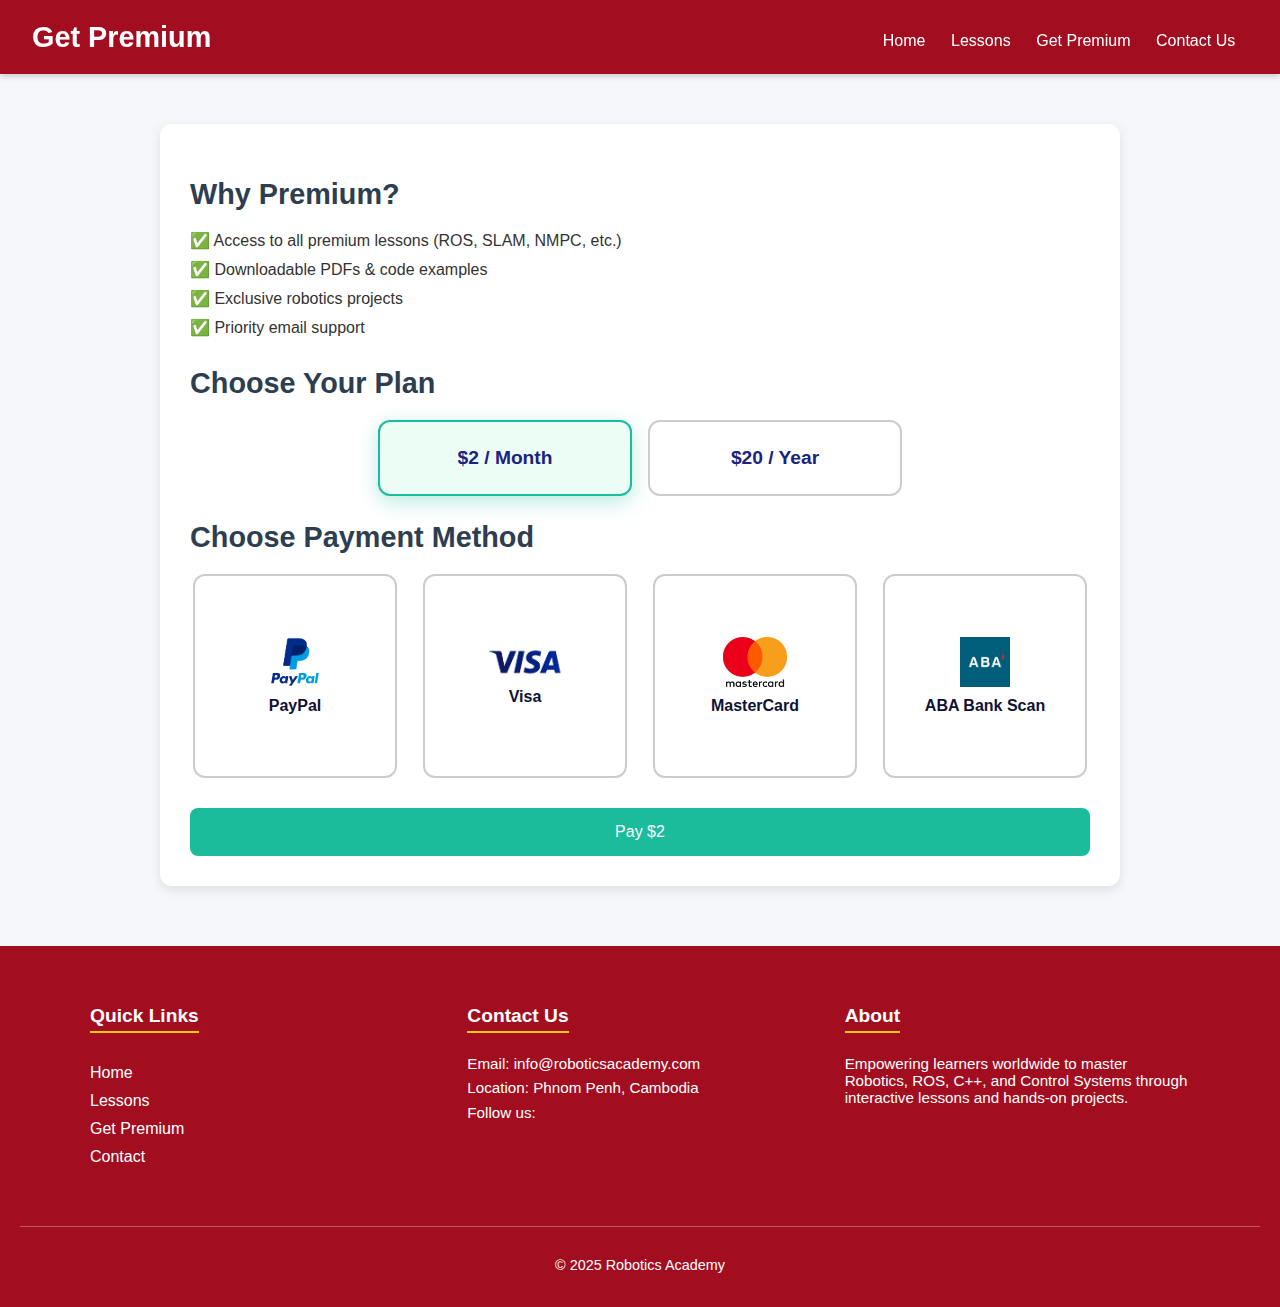
<file: membership.html>
<!DOCTYPE html>
<html lang="en">
<head>
  <meta charset="UTF-8">
  <meta name="viewport" content="width=device-width, initial-scale=1.0">
  <title>Get Premium - Robotics Academy</title>
  <link rel="stylesheet" href="style.css">
  <style>
  body {
    margin: 0;
    font-family: "Segoe UI", Tahoma, Geneva, Verdana, sans-serif;
    background: #f5f7fa;
    color: #333;
  }

  header {
    background: #a20e20;
    color: white;
    padding: 1rem 2rem;
    display: flex;
    justify-content: space-between;
    align-items: center;
    box-shadow: 0 2px 6px rgba(0,0,0,0.2);
    position: sticky;
    top: 0;
    z-index: 100;
    flex-wrap: wrap; /* allow wrapping for small screens */
  }

  header h1 {
    margin: 0;
    font-size: 1.8rem;
  }

  nav {
    display: flex;
    flex-wrap: wrap;
    justify-content: center;
    margin-top: 0.5rem;
  }

  nav a {
    margin: 0.5rem 0.8rem;
    text-decoration: none;
    color: white;
    font-weight: 500;
    transition: color 0.3s;
  }
  nav a:hover {
    color: #ffcc00;
  }

  section {
    max-width: 900px;
    margin: 50px auto;
    padding: 30px;
    background: white;
    border-radius: 12px;
    box-shadow: 0 4px 12px rgba(0,0,0,0.1);
  }

  h2 {
    color: #2c3e50;
    margin-bottom: 20px;
    font-size: 1.8rem;
  }

  ul { 
    list-style: none; 
    padding: 0; 
    margin-bottom: 30px;
  }
  ul li { 
    margin: 10px 0; 
    font-size: 1.0rem;
  }

  /* Subscription Plans */
  .plan-options {
    display: flex;
    justify-content: center;
    gap: 16px;
    margin-bottom: 25px;
    flex-wrap: wrap;
  }
  .plan-box {
    border: 2px solid #ccc;
    border-radius: 12px;
    padding: 25px;
    text-align: center;
    width: 200px;
    cursor: pointer;
    transition: 0.3s;
    background: #fff;
  }
  .plan-box input { display: none; }
  .plan-box:hover { border-color: #1abc9c; transform: scale(1.05); }
  .plan-box.selected {
    border-color: #1abc9c;
    background: #ecfdf5;
    box-shadow: 0 6px 20px rgba(26, 188, 156, 0.3);
  }
  .plan-box h3 {
    margin: 0;
    color: #1a237e;
    font-size: 1.2rem;
  }

  /* Payment Methods */
  .payment-options {
    display: grid;
    grid-template-columns: repeat(auto-fit, minmax(160px, 1fr));
    gap: 20px;
    justify-items: center;
    margin-bottom: 30px;
  }
  .option-box {
    border: 2px solid #ccc;
    border-radius: 12px;
    padding: 20px;
    text-align: center;
    width: 160px;
    height: 160px;
    cursor: pointer;
    transition: 0.3s;
    display: flex;
    flex-direction: column;
    align-items: center;
    justify-content: center;
    background: #fff;
  }
  .option-box img {
    max-width: 80px;
    max-height: 50px;
    margin-bottom: 10px;
  }
  .option-box input { display: none; }
  .option-box:hover { border-color: #1abc9c; transform: scale(1.05); }
  .option-box.selected {
    border-color: #1abc9c;
    background: #ecfdf5;
    box-shadow: 0 6px 20px rgba(26, 188, 156, 0.3);
  }
  .option-box p {
    margin: 0;
    font-weight: bold;
    color: #0f1236;
  }

  /* Pay Button */
  .btn {
    display: block;
    width: 100%;
    padding: 15px;
    background: #1abc9c;
    color: white;
    border: none;
    border-radius: 8px;
    font-size: 16px;
    cursor: pointer;
    transition: 0.3s;
  }
  .btn:hover { background: #16a085; }

/*=============*/
  footer {
  background: #a20e20;
  color: #fff;
  padding: 40px 20px 20px;
  margin-top: 60px;
  font-size: 0.95rem;
}

.footer-container {
  display: flex;
  flex-wrap: wrap;
  justify-content: space-around;
  gap: 2rem;
  max-width: 1100px;
  margin: 0 auto;
  text-align: left;
}

.footer-section {
  flex: 1;
  min-width: 250px;
}

.footer-section h3 {
  font-size: 1.2rem;
  margin-bottom: 1rem;
  border-bottom: 2px solid #ffcc00;
  display: inline-block;
  padding-bottom: 4px;
}

.footer-section ul {
  list-style: none;
  padding: 0;
}

.footer-section ul li {
  margin-bottom: 0.6rem;
}

.footer-section a {
  color: #ffffff;
  text-decoration: none;
  transition: color 0.3s;
}

.footer-section a:hover {
  color: #ffcc00;
}

.footer-section p {
  margin: 0.4rem 0;
}

.social {
  margin-left: 6px;
  font-size: 1.1rem;
  transition: transform 0.3s;
}

.social:hover {
  transform: scale(1.2);
  color: #ffcc00;
}

.footer-bottom {
  text-align: center;
  margin-top: 30px;
  padding-top: 15px;
  border-top: 1px solid rgba(255, 255, 255, 0.3);
  font-size: 0.9rem;
}

@media (max-width: 768px) {
  .footer-container {
    flex-direction: column;
    text-align: center;
  }
  .footer-section h3 {
    border: none;
  }
}
/*=============*/
  @media (max-width: 768px) {
    header {
      flex-direction: column;
      align-items: flex-start;
    }
    header h1 {
      font-size: 1.5rem;
    }
    nav {
      justify-content: flex-start;
    }
    section {
      margin: 20px;
      padding: 20px;
    }
    h2 {
      font-size: 1.5rem;
    }
    .plan-box {
      width: 100%;
    }
  }

  @media (max-width: 480px) {
    header h1 {
      font-size: 1.2rem;
    }
    nav {
      flex-direction: column;
      align-items: flex-start;
    }
    nav a {
      margin: 0.3rem 0;
    }
    section {
      margin: 15px;
      padding: 15px;
    }
    h2 {
      font-size: 1.3rem;
    }
    .plan-box h3 {
      font-size: 1.1rem;
    }
    .option-box {
      width: 120px;
      height: 120px;
      padding: 10px;
    }
    .option-box img {
      max-width: 60px;
      max-height: 40px;
    }
    .btn {
      padding: 12px;
      font-size: 14px;
    }
  }
</style>

</head>
<body>
  <header>
    <h1>Get Premium</h1>
    <nav>
      <a href="index.html">Home</a>
      <a href="lessons.html">Lessons</a>
      <a href="membership.html">Get Premium</a>
      <a href="contact.html">Contact Us</a>
    </nav>
  </header>

  <section>
    <h2>Why Premium?</h2>
    <ul>
      <li>✅ Access to all premium lessons (ROS, SLAM, NMPC, etc.)</li>
      <li>✅ Downloadable PDFs & code examples</li>
      <li>✅ Exclusive robotics projects</li>
      <li>✅ Priority email support</li>
    </ul>

    <h2>Choose Your Plan</h2>
    <div class="plan-options">
      <label class="plan-box selected">
        <input type="radio" name="plan" value="monthly" checked>
        <h3>$2 / Month</h3>
      </label>
      <label class="plan-box">
        <input type="radio" name="plan" value="yearly">
        <h3>$20 / Year</h3>
      </label>
    </div>

    <h2>Choose Payment Method</h2>
    <form id="payment-form">
      <div class="payment-options">
        <label class="option-box">
          <input type="radio" name="payment" value="paypal">
          <img src="image/Paypal_2014_logo.png" alt="PayPal">
          <p>PayPal</p>
        </label>
        <label class="option-box">
          <input type="radio" name="payment" value="visa">
          <img src="image/visa.png" alt="Visa">
          <p>Visa</p>
        </label>
        <label class="option-box">
          <input type="radio" name="payment" value="mastercard">
          <img src="image/mastercard.png" alt="MasterCard">
          <p>MasterCard</p>
        </label>
        <label class="option-box">
          <input type="radio" name="payment" value="aba">
          <img src="image/aba.png" alt="ABA Scan">
          <p>ABA Bank Scan</p>
        </label>
      </div>
      <button type="button" class="btn" id="payBtn" onclick="pay()">Pay $2</button>
    </form>
  </section>

  <!------>
  <footer>
  <div class="footer-container">
    <div class="footer-section">
      <h3>Quick Links</h3>
      <ul>
        <li><a href="index.html">Home</a></li>
        <li><a href="lessons.html">Lessons</a></li>
        <li><a href="membership.html">Get Premium</a></li>
        <li><a href="contact.html">Contact</a></li>
      </ul>
    </div>

    <div class="footer-section">
      <h3>Contact Us</h3>
      <!-- <p>Email: <a href="mailto:info@roboticsacademy.com">info@roboticsacademy.com</a></p>
        -->
      <p>Email: <a href="mailto:chetsokhpanha@gmail.com">info@roboticsacademy.com</a></p>
      <p>Location: Phnom Penh, Cambodia</p>
      <p>Follow us:
        <a href="#" class="social"></a>
        <a href="#" class="social"></a>
        <a href="#" class="social"></a>
      </p>
    </div>

    <div class="footer-section">
      <h3>About</h3>
      <p>Empowering learners worldwide to master Robotics, ROS, C++, and Control Systems through interactive lessons and hands-on projects.</p>
    </div>
  </div>

  <div class="footer-bottom">
    <p>&copy; 2025 Robotics Academy</p>
  </div>
</footer>

  <script>
    const payBtn = document.getElementById("payBtn");

    // Plan selection
    document.querySelectorAll(".plan-box").forEach(box => {
      box.addEventListener("click", () => {
        document.querySelectorAll(".plan-box").forEach(b => b.classList.remove("selected"));
        box.classList.add("selected");
        box.querySelector("input").checked = true;
        const plan = box.querySelector("input").value;
        payBtn.textContent = plan === "monthly" ? "Pay $2" : "Pay $20";
      });
    });

    // Payment selection
    document.querySelectorAll(".option-box").forEach(box => {
      box.addEventListener("click", () => {
        document.querySelectorAll(".option-box").forEach(b => b.classList.remove("selected"));
        box.classList.add("selected");
        box.querySelector("input").checked = true;
      });
    });

    function pay() {
      const plan = document.querySelector('input[name="plan"]:checked').value;
      const method = document.querySelector('input[name="payment"]:checked');

      if (!method) {
        alert("Please select a payment method.");
        return;
      }

      const amount = plan === "monthly" ? "$2" : "$20";
      alert(`You chose ${plan} plan with ${method.value} payment.\nAmount: ${amount}`);
    }
  </script>
</body>
</html>
</file>
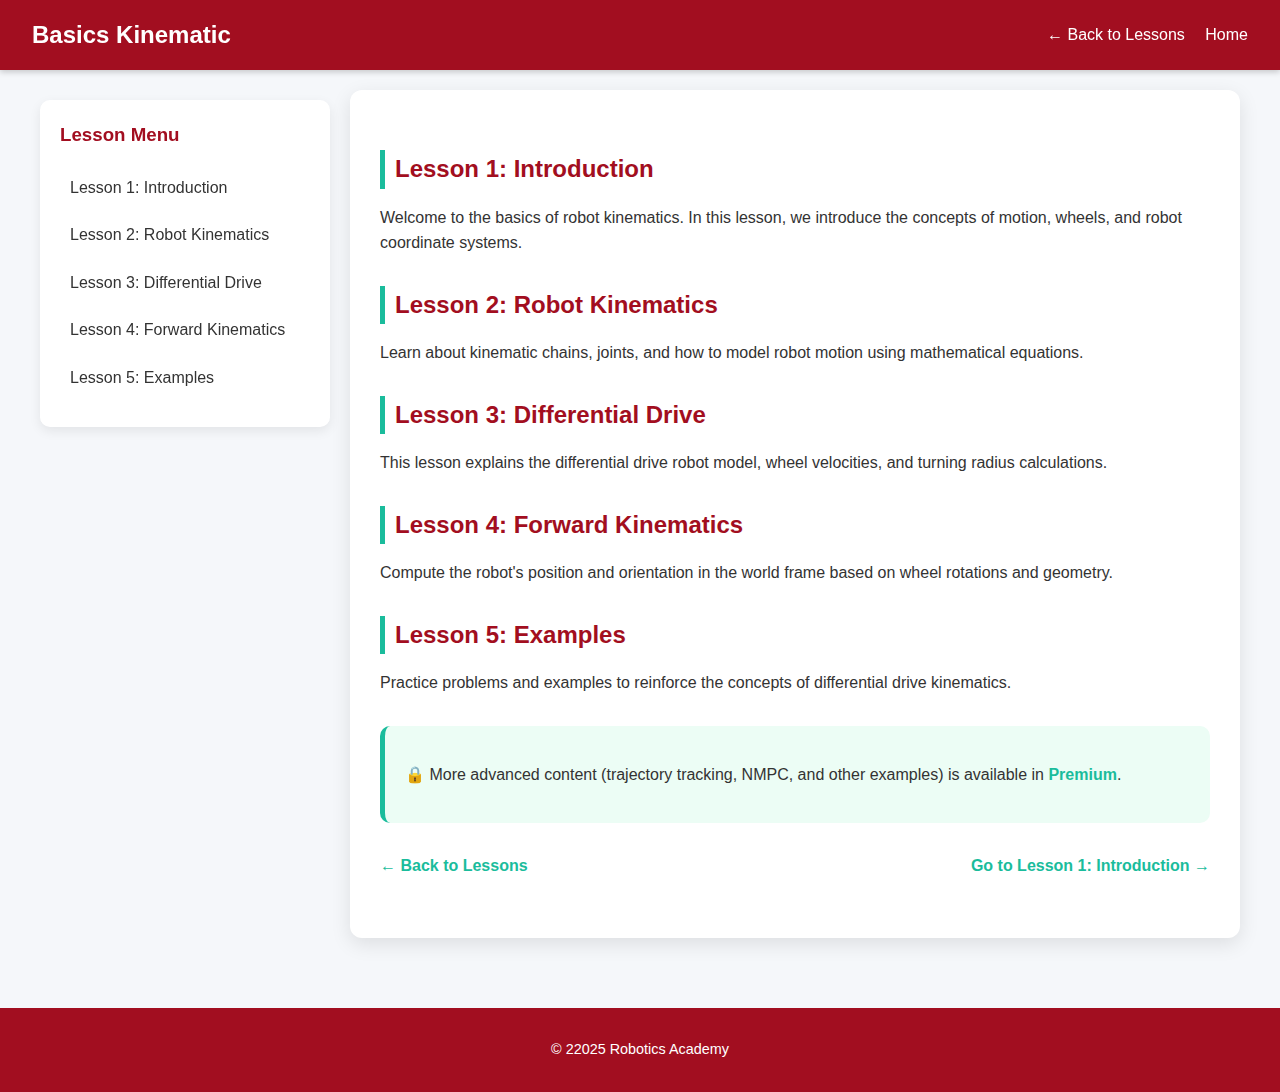
<file: lesson/Robotics/lesson_kinematic.html>
<!DOCTYPE html>
<html lang="en">
<head>
<meta charset="UTF-8">
<meta name="viewport" content="width=device-width, initial-scale=1.0">
<title>Basics Kinematic - Robotics Academy</title>
<style>
body {
  margin: 0;
  font-family: "Segoe UI", Tahoma, Geneva, Verdana, sans-serif;
  background: #f5f7fa;
  color: #333;
  line-height: 1.6;
  display: flex;
  flex-direction: column;
  min-height: 100vh;
}

/* Header */
  header {
    background: #a20e20;
    color: white;
    padding: 1rem 2rem;
    display: flex;
    justify-content: space-between;
    align-items: center;
    box-shadow: 0 2px 6px rgba(0,0,0,0.2);
    position: sticky;
    top: 0;
    z-index: 100;
    flex-wrap: wrap; /* allow wrapping on small screens */
  }
header h1 {
  margin: 0;
  font-size: 1.5rem;
}
nav a {
  color: white;
  text-decoration: none;
  margin-left: 1rem;
}
nav a:hover {
  color: #ffcc00;
}

/* Layout */
.main-container {
  display: flex;
  flex: 1;
  max-width: 1200px;
  margin: 20px auto;
  gap: 20px;
  padding: 0 1rem;
}

/* Sidebar */
.sidebar {
  flex: 0 0 250px;
  background: white;
  border-radius: 10px;
  box-shadow: 0 4px 12px rgba(0,0,0,0.08);
  padding: 20px;
  height: fit-content;
  position: sticky;
  top: 100px;
}
.sidebar h3 {
  margin-top: 0;
  color: #a20e20;
}
.sidebar a {
  display: block;
  text-decoration: none;
  color: #333;
  margin: 10px 0;
  padding: 6px 10px;
  border-radius: 6px;
  transition: background 0.3s;
}
.sidebar a:hover {
  background: #1abc9c;
  color: white;
}

/* Content */
.content {
  flex: 1;
  background: white;
  border-radius: 12px;
  box-shadow: 0 6px 20px rgba(0,0,0,0.1);
  padding: 30px;
}
.content h2 {
  color: #a20e20;
  margin-top: 30px;
  margin-bottom: 15px;
  border-left: 5px solid #1abc9c;
  padding-left: 10px;
}
.content p {
  margin-bottom: 15px;
}

/* Premium / Ad Box */
.premium-box {
  background: #ecfdf5;
  border-left: 5px solid #1abc9c;
  padding: 20px;
  border-radius: 10px;
  margin-top: 30px;
  font-weight: 500;
}
.premium-box a {
  color: #1abc9c;
  font-weight: bold;
  text-decoration: none;
}
.premium-box a:hover {
  text-decoration: underline;
}

/* Arrow navigation */
.arrow-navigation {
  display: flex;
  justify-content: space-between;
  margin: 30px 0;
}
.arrow-link {
  text-decoration: none;
  color: #1abc9c;
  font-weight: bold;
  font-size: 1rem;
  transition: color 0.3s;
}
.arrow-link:hover {
  text-decoration: underline;
  color: #159a82;
}
.arrow-link.left::before {
  content: "← ";
}
.arrow-link.right::after {
  content: " →";
}

/* Responsive */
@media (max-width: 768px) {
  .main-container {
    flex-direction: column;
  }
  .sidebar {
    width: 100%;
    position: relative;
    top: 0;
    margin-bottom: 20px;
  }
  .content {
    padding: 20px;
  }
}

header nav a {
  text-decoration: none;
  color: white;
  font-weight: 500;
  transition: color 0.3s;
  margin-left: 1rem; /* space between links */
}


footer {
  text-align: center;
  background: #a20e20;
  color: white;
  padding: 1rem;
  margin-top: 50px;
  font-size: 0.9rem;
}
</style>
</head>
<body>

<header>
  <h1>Basics Kinematic</h1>
  <nav>
    <a href="../../lessons.html">← Back to Lessons</a>
    <a href="../../../index.html">  Home</a>
  </nav>
</header>

<div class="main-container">
  <!-- Sidebar -->
  <div class="sidebar">
    <h3>Lesson Menu</h3>
    <a href="Basic Kinematic/lesson1.html">Lesson 1: Introduction</a>
    <a href="lesson2.html">Lesson 2: Robot Kinematics</a>
    <a href="lesson3.html">Lesson 3: Differential Drive</a>
    <a href="lesson4.html">Lesson 4: Forward Kinematics</a>
    <a href="lesson5.html">Lesson 5: Examples</a>
  </div>

  <!-- Content -->
  <div class="content">
    <section id="lesson1">
      <h2>Lesson 1: Introduction</h2>
      <p>Welcome to the basics of robot kinematics. In this lesson, we introduce the concepts of motion, wheels, and robot coordinate systems.</p>
    </section>

    <section id="lesson2">
      <h2>Lesson 2: Robot Kinematics</h2>
      <p>Learn about kinematic chains, joints, and how to model robot motion using mathematical equations.</p>
    </section>

    <section id="lesson3">
      <h2>Lesson 3: Differential Drive</h2>
      <p>This lesson explains the differential drive robot model, wheel velocities, and turning radius calculations.</p>
    </section>

    <section id="lesson4">
      <h2>Lesson 4: Forward Kinematics</h2>
      <p>Compute the robot's position and orientation in the world frame based on wheel rotations and geometry.</p>
    </section>

    <section id="lesson5">
      <h2>Lesson 5: Examples</h2>
      <p>Practice problems and examples to reinforce the concepts of differential drive kinematics.</p>
    </section>

    <!-- Premium / Ad Box -->
    <div class="premium-box">
      <p>🔒 More advanced content (trajectory tracking, NMPC, and other examples) is available in <a href="../../membership.html">Premium</a>.</p>
    </div>

    <!-- Arrow navigation before footer -->
    <div class="arrow-navigation">
      <a class="arrow-link left" href="../../lessons.html">Back to Lessons</a>
      <a class="arrow-link right" href="Basic Kinematic/lesson1.html">Go to Lesson 1: Introduction</a>
    </div>
  </div>
</div>

<footer>
  <p>&copy; 22025 Robotics Academy</p>
</footer>

</body>
</html>
</file>
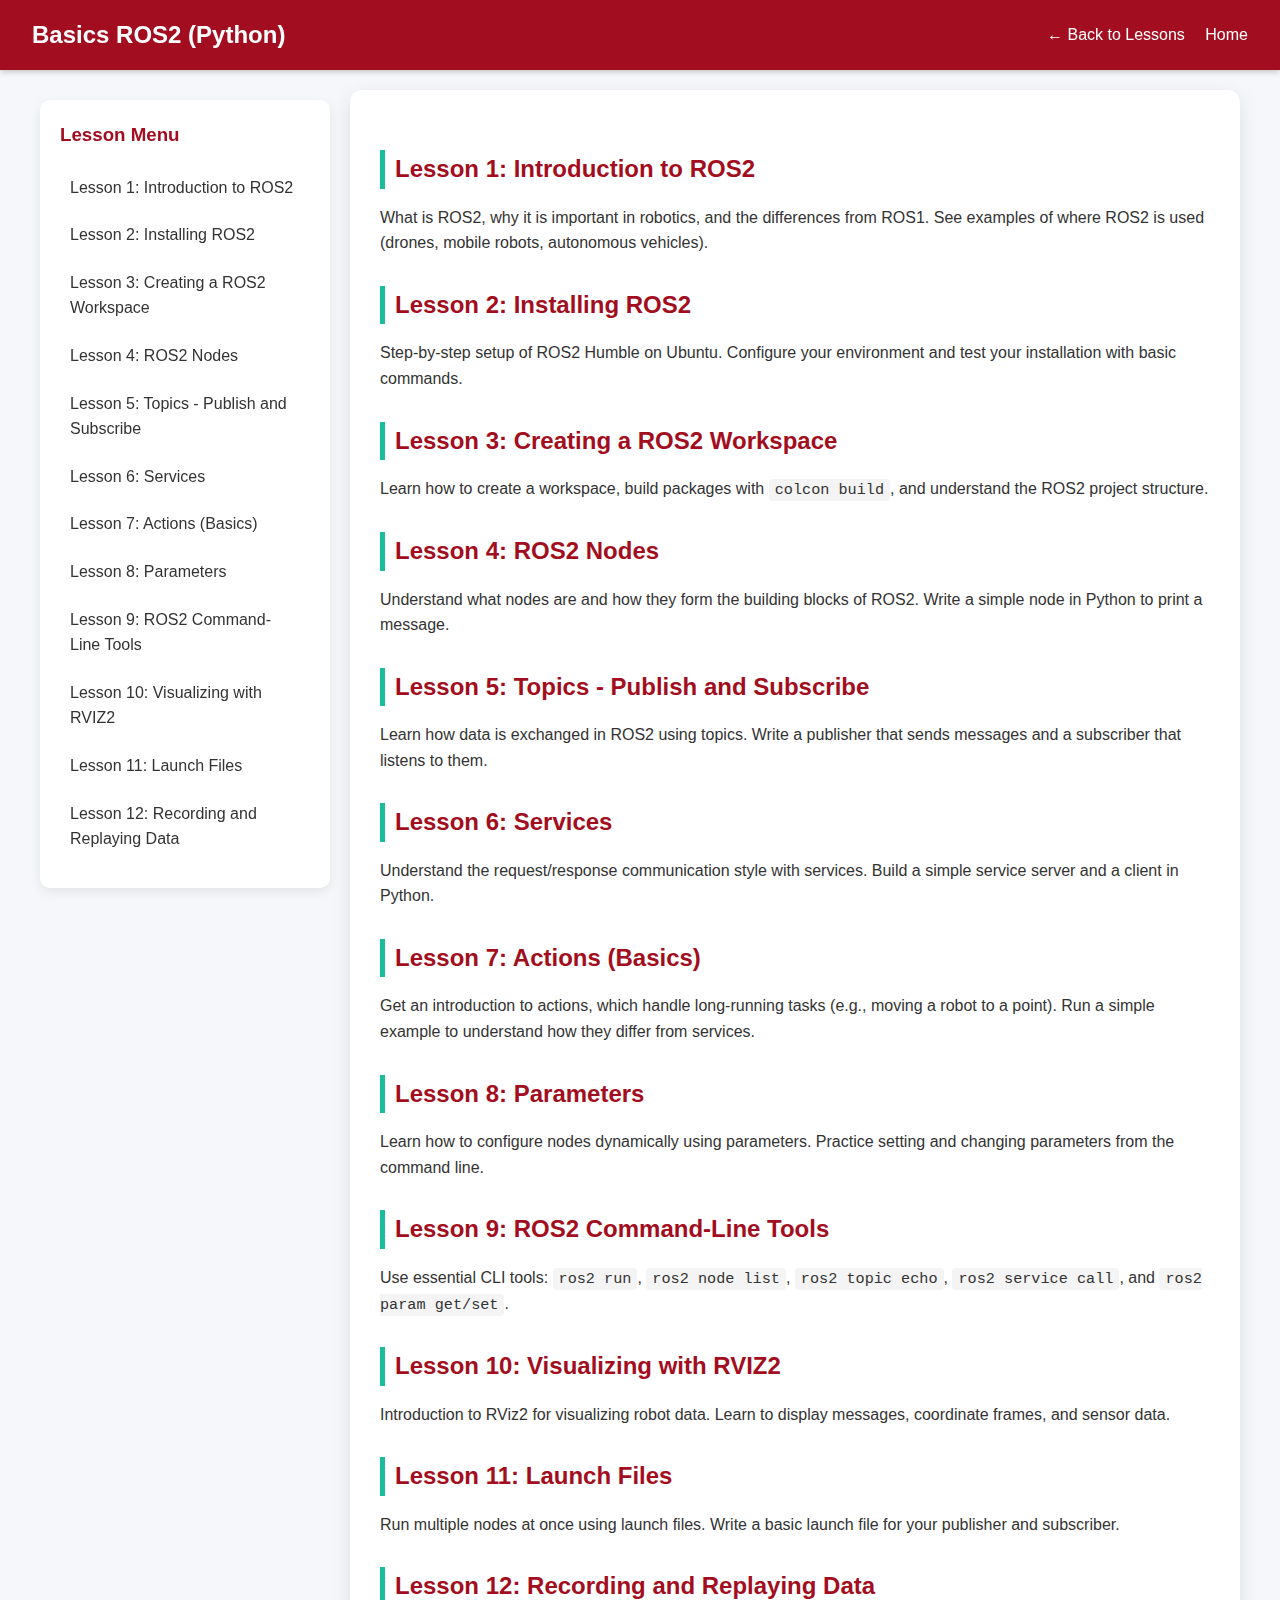
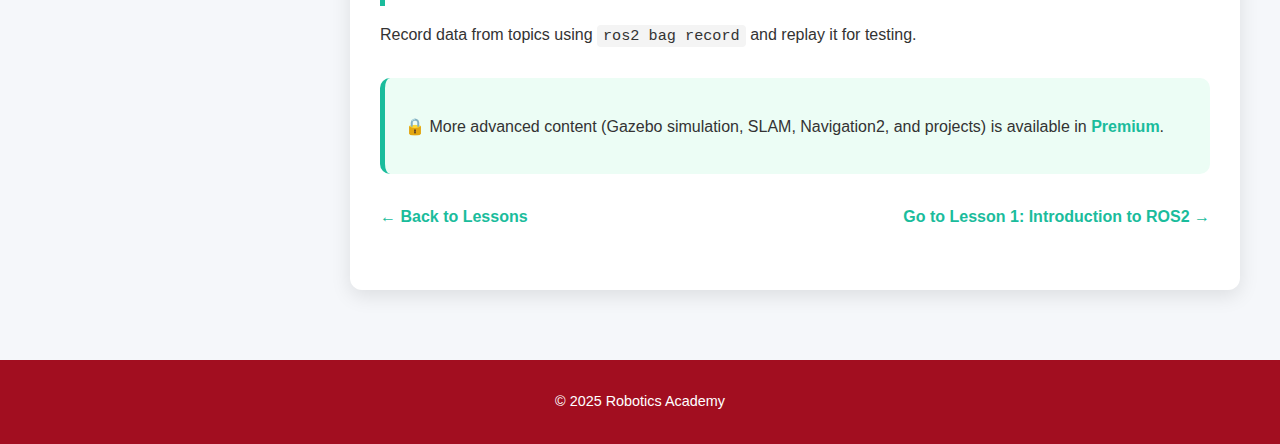
<file: lesson/ROS/ros_main.html>
<!DOCTYPE html>
<html lang="en">
<head>
<meta charset="UTF-8">
<meta name="viewport" content="width=device-width, initial-scale=1.0">
<title>Basics ROS2 - Robotics Academy</title>
<style>
body {
  margin: 0;
  font-family: "Segoe UI", Tahoma, Geneva, Verdana, sans-serif;
  background: #f5f7fa;
  color: #333;
  line-height: 1.6;
  display: flex;
  flex-direction: column;
  min-height: 100vh;
}

/* Header */
header {
  background: #a20e20;
  color: white;
  padding: 1rem 2rem;
  display: flex;
  justify-content: space-between;
  align-items: center;
  box-shadow: 0 2px 6px rgba(0,0,0,0.2);
  position: sticky;
  top: 0;
  z-index: 100;
  flex-wrap: wrap;
}
header h1 {
  margin: 0;
  font-size: 1.5rem;
}
nav a {
  color: white;
  text-decoration: none;
  margin-left: 1rem;
}
nav a:hover {
  color: #ffcc00;
}

/* Layout */
.main-container {
  display: flex;
  flex: 1;
  max-width: 1200px;
  margin: 20px auto;
  gap: 20px;
  padding: 0 1rem;
}

/* Sidebar */
.sidebar {
  flex: 0 0 250px;
  background: white;
  border-radius: 10px;
  box-shadow: 0 4px 12px rgba(0,0,0,0.08);
  padding: 20px;
  height: fit-content;
  position: sticky;
  top: 100px;
}
.sidebar h3 {
  margin-top: 0;
  color: #a20e20;
}
.sidebar a {
  display: block;
  text-decoration: none;
  color: #333;
  margin: 10px 0;
  padding: 6px 10px;
  border-radius: 6px;
  transition: background 0.3s;
}
.sidebar a:hover {
  background: #1abc9c;
  color: white;
}

/* Content */
.content {
  flex: 1;
  background: white;
  border-radius: 12px;
  box-shadow: 0 6px 20px rgba(0,0,0,0.1);
  padding: 30px;
}
.content h2 {
  color: #a20e20;
  margin-top: 30px;
  margin-bottom: 15px;
  border-left: 5px solid #1abc9c;
  padding-left: 10px;
}
.content p {
  margin-bottom: 15px;
}

/* Code blocks */
pre {
  background: #f4f4f4;
  padding: 15px;
  border-radius: 8px;
  overflow-x: auto;
  font-family: 'Courier New', Courier, monospace;
  font-size: 0.95rem;
  margin-bottom: 20px;
}
code {
  background: #f4f4f4;
  padding: 2px 6px;
  border-radius: 4px;
  font-family: 'Courier New', Courier, monospace;
  font-size: 0.95rem;
}

/* Premium / Ad Box */
.premium-box {
  background: #ecfdf5;
  border-left: 5px solid #1abc9c;
  padding: 20px;
  border-radius: 10px;
  margin-top: 30px;
  font-weight: 500;
}
.premium-box a {
  color: #1abc9c;
  font-weight: bold;
  text-decoration: none;
}
.premium-box a:hover {
  text-decoration: underline;
}

/* Arrow navigation */
.arrow-navigation {
  display: flex;
  justify-content: space-between;
  margin: 30px 0;
}
.arrow-link {
  text-decoration: none;
  color: #1abc9c;
  font-weight: bold;
  font-size: 1rem;
  transition: color 0.3s;
}
.arrow-link:hover {
  text-decoration: underline;
  color: #159a82;
}
.arrow-link.left::before {
  content: "← ";
}
.arrow-link.right::after {
  content: " →";
}

/* Responsive */
@media (max-width: 768px) {
  .main-container {
    flex-direction: column;
  }
  .sidebar {
    width: 100%;
    position: relative;
    top: 0;
    margin-bottom: 20px;
  }
  .content {
    padding: 20px;
  }
}

footer {
  text-align: center;
  background: #a20e20;
  color: white;
  padding: 1rem;
  margin-top: 50px;
  font-size: 0.9rem;
}
</style>
</head>
<body>

<header>
  <h1>Basics ROS2 (Python)</h1>
  <nav>
    <a href="../../lessons.html">← Back to Lessons</a>
    <a href="../../index.html">  Home</a>
  </nav>
</header>

<div class="main-container">
  <!-- Sidebar -->
  <div class="sidebar">
    <h3>Lesson Menu</h3>
    <a href="lesson/lesson1.html">Lesson 1: Introduction to ROS2</a>
    <a href="lesson/lesson2.html">Lesson 2: Installing ROS2</a>
    <a href="#lesson3">Lesson 3: Creating a ROS2 Workspace</a>
    <a href="#lesson4">Lesson 4: ROS2 Nodes</a>
    <a href="#lesson5">Lesson 5: Topics - Publish and Subscribe</a>
    <a href="#lesson6">Lesson 6: Services</a>
    <a href="#lesson7">Lesson 7: Actions (Basics)</a>
    <a href="#lesson8">Lesson 8: Parameters</a>
    <a href="#lesson9">Lesson 9: ROS2 Command-Line Tools</a>
    <a href="#lesson10">Lesson 10: Visualizing with RVIZ2</a>
    <a href="#lesson11">Lesson 11: Launch Files</a>
    <a href="#lesson12">Lesson 12: Recording and Replaying Data</a>
  </div>

  <!-- Content -->
  <div class="content">
    <section id="lesson1">
      <h2>Lesson 1: Introduction to ROS2</h2>
      <p>What is ROS2, why it is important in robotics, and the differences from ROS1. See examples of where ROS2 is used (drones, mobile robots, autonomous vehicles).</p>
    </section>

    <section id="lesson2">
      <h2>Lesson 2: Installing ROS2</h2>
      <p>Step-by-step setup of ROS2 Humble on Ubuntu. Configure your environment and test your installation with basic commands.</p>

      
    </section>

    <section id="lesson3">
      <h2>Lesson 3: Creating a ROS2 Workspace</h2>
      <p>Learn how to create a workspace, build packages with <code>colcon build</code>, and understand the ROS2 project structure.</p>

    </section>

    <section id="lesson4">
      <h2>Lesson 4: ROS2 Nodes</h2>
      <p>Understand what nodes are and how they form the building blocks of ROS2. Write a simple node in Python to print a message.</p>
    </section>

    <section id="lesson5">
      <h2>Lesson 5: Topics - Publish and Subscribe</h2>
      <p>Learn how data is exchanged in ROS2 using topics. Write a publisher that sends messages and a subscriber that listens to them.</p>
    </section>

    <section id="lesson6">
      <h2>Lesson 6: Services</h2>
      <p>Understand the request/response communication style with services. Build a simple service server and a client in Python.</p>
    </section>

    <section id="lesson7">
      <h2>Lesson 7: Actions (Basics)</h2>
      <p>Get an introduction to actions, which handle long-running tasks (e.g., moving a robot to a point). Run a simple example to understand how they differ from services.</p>
    </section>

    <section id="lesson8">
      <h2>Lesson 8: Parameters</h2>
      <p>Learn how to configure nodes dynamically using parameters. Practice setting and changing parameters from the command line.</p>

    </section>

    <section id="lesson9">
      <h2>Lesson 9: ROS2 Command-Line Tools</h2>
      <p>Use essential CLI tools: <code>ros2 run</code>, <code>ros2 node list</code>, <code>ros2 topic echo</code>, <code>ros2 service call</code>, and <code>ros2 param get/set</code>.</p>
    </section>

    <section id="lesson10">
      <h2>Lesson 10: Visualizing with RVIZ2</h2>
      <p>Introduction to RViz2 for visualizing robot data. Learn to display messages, coordinate frames, and sensor data.</p>
    </section>

    <section id="lesson11">
      <h2>Lesson 11: Launch Files</h2>
      <p>Run multiple nodes at once using launch files. Write a basic launch file for your publisher and subscriber.</p>
    </section>

    <section id="lesson12">
      <h2>Lesson 12: Recording and Replaying Data</h2>
      <p>Record data from topics using <code>ros2 bag record</code> and replay it for testing.</p>

    </section>


    <!-- Premium / Ad Box -->
    <div class="premium-box">
      <p>🔒 More advanced content (Gazebo simulation, SLAM, Navigation2, and projects) is available in <a href="../../membership.html">Premium</a>.</p>
    </div>

    <!-- Arrow navigation before footer -->
    <div class="arrow-navigation">
      <a class="arrow-link left" href="../../lessons.html">Back to Lessons</a>
      <a class="arrow-link right" href="lesson/lesson1.html">Go to Lesson 1: Introduction to ROS2</a>
    </div>
  </div>
</div>

<footer>
  <p>&copy; 2025 Robotics Academy</p>
</footer>

</body>
</html>
</file>
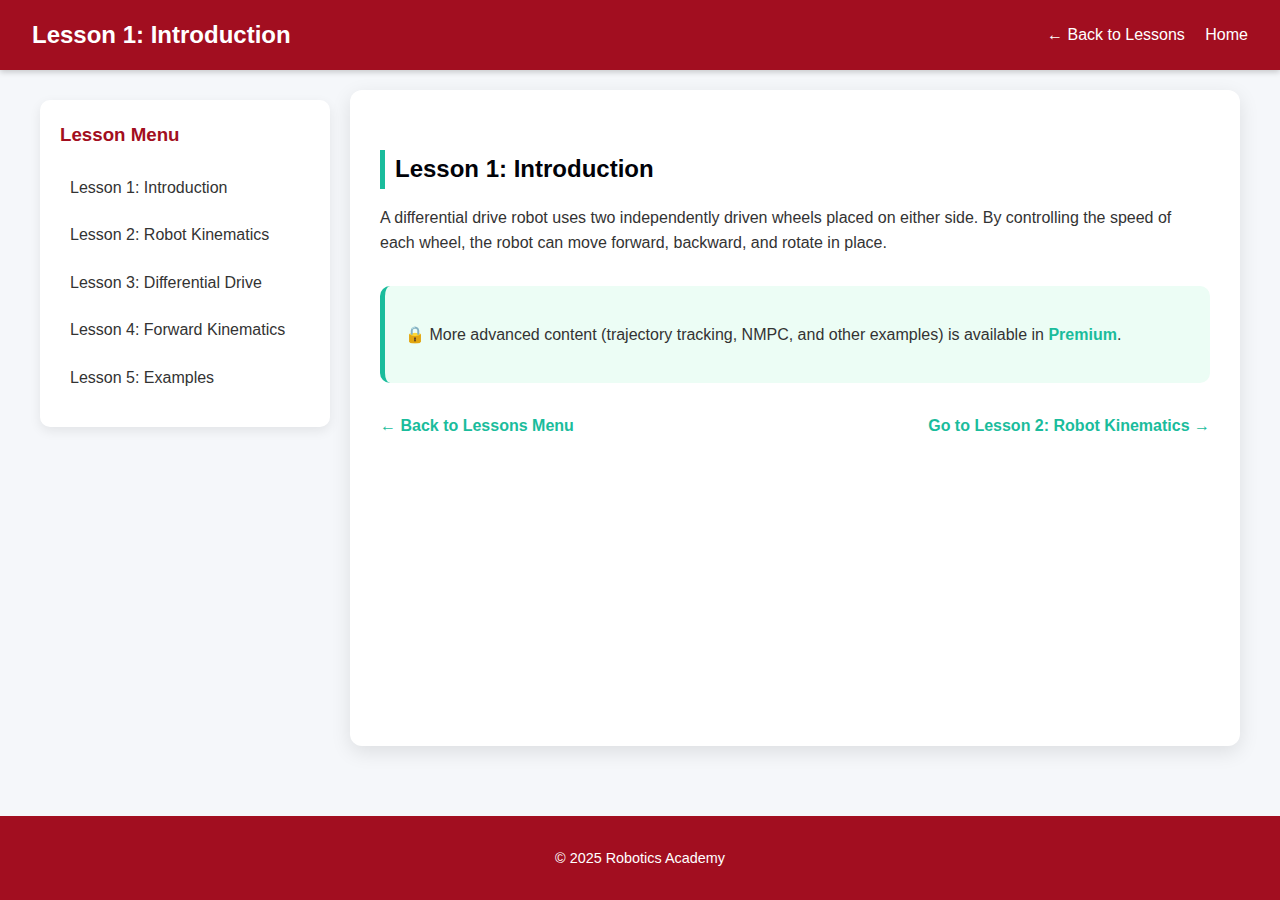
<file: lesson/Robotics/Basic Kinematic/lesson1.html>
<!DOCTYPE html>
<html lang="en">
<head>
<meta charset="UTF-8">
<meta name="viewport" content="width=device-width, initial-scale=1.0">
<title>Lesson 1: Introduction - Robotics Academy</title>
<style>
body {
  margin: 0;
  font-family: "Segoe UI", Tahoma, Geneva, Verdana, sans-serif;
  background: #f5f7fa;
  color: #333;
  line-height: 1.6;
  display: flex;
  flex-direction: column;
  min-height: 100vh;
}

/* Header */
header {
  background: #a20e20;
  color: white;
  padding: 1rem 2rem;
  display: flex;
  justify-content: space-between;
  align-items: center;
  box-shadow: 0 2px 6px rgba(0,0,0,0.2);
  position: sticky;
  top: 0;
  z-index: 100;
}
header h1 {
  font-size: 1.5rem;
  margin: 0;
}
nav a {
  text-decoration: none;
  color: white;
  font-weight: 500;
  transition: color 0.3s;
}
nav a:hover {
  color: #ffcc00;
}

/* Layout */
.main-container {
  display: flex;
  flex: 1;
  max-width: 1200px;
  margin: 20px auto;
  gap: 20px;
  padding: 0 1rem;
}

/* Sidebar */
.sidebar {
  flex: 0 0 250px;
  background: white;
  border-radius: 10px;
  box-shadow: 0 4px 12px rgba(0,0,0,0.08);
  padding: 20px;
  height: fit-content;
  position: sticky;
  top: 100px;
}
.sidebar h3 {
  margin-top: 0;
  color: #a20e20;
}
.sidebar a {
  display: block;
  text-decoration: none;
  color: #333;
  margin: 10px 0;
  padding: 6px 10px;
  border-radius: 6px;
  transition: background 0.3s;
}
.sidebar a:hover {
  background: #1abc9c;
  color: white;
}

/* Lesson content */
.lesson {
  flex: 1;
  background: white;
  border-radius: 12px;
  box-shadow: 0 6px 20px rgba(0,0,0,0.1);
  padding: 30px;
}
.lesson h2 {
  color: #010208;
  margin-top: 30px;
  margin-bottom: 15px;
  border-left: 5px solid #1abc9c;
  padding-left: 10px;
}
.lesson p {
  margin-bottom: 15px;
}

/* Arrow links */
.arrow-navigation {
  display: flex;
  justify-content: space-between;
  margin: 30px 0;
}
.arrow-link {
  text-decoration: none;
  color: #1abc9c;
  font-weight: bold;
  font-size: 1rem;
  transition: color 0.3s;
}
.arrow-link:hover {
  text-decoration: underline;
  color: #159a82;
}

/* Premium content box */
.premium-box {
  background: #ecfdf5;
  border-left: 5px solid #1abc9c;
  padding: 20px;
  border-radius: 10px;
  margin-top: 30px;
  font-weight: 500;
}
.premium-box a {
  color: #1abc9c;
  font-weight: bold;
  text-decoration: none;
}
.premium-box a:hover {
  text-decoration: underline;
}

/* Responsive */
@media(max-width: 768px){
  .main-container {
    flex-direction: column;
  }
  .sidebar {
    width: 100%;
    position: relative;
    top: 0;
    margin-bottom: 20px;
  }
  .lesson {
    padding: 20px;
  }
}

header nav a {
  text-decoration: none;
  color: white;
  font-weight: 500;
  transition: color 0.3s;
  margin-left: 1rem; /* space between links */
}


footer {
  text-align: center;
  background: #a20e20;
  color: white;
  padding: 1rem;
  margin-top: 50px;
  font-size: 0.9rem;
}
</style>
</head>
<body>

<header>
  <h1>Lesson 1: Introduction</h1>
  <nav>
    
    <a href="../../../lessons.html">← Back to Lessons</a>
    <a href="../../../index.html">  Home</a>
  </nav>
</header>

<div class="main-container">
  <!-- Sidebar -->
  <div class="sidebar">
    <h3>Lesson Menu</h3>
    <a href="lesson1.html">Lesson 1: Introduction</a>
    <a href="lesson2.html">Lesson 2: Robot Kinematics</a>
    <a href="lesson3.html">Lesson 3: Differential Drive</a>
    <a href="lesson4.html">Lesson 4: Forward Kinematics</a>
    <a href="lesson5.html">Lesson 5: Examples</a>
  </div>

  <!-- Lesson content -->
  <div class="lesson">
    <section id="lesson1">
      <h2>Lesson 1: Introduction</h2>
      <p>A differential drive robot uses two independently driven wheels placed on either side. By controlling the speed of each wheel, the robot can move forward, backward, and rotate in place.</p>
    </section>

    <!-- Premium / Ad Box -->
    <div class="premium-box">
      <p>🔒 More advanced content (trajectory tracking, NMPC, and other examples) is available in <a href="../../../membership.html">Premium</a>.</p>
    </div>

    <!-- Arrow navigation before footer -->
    <div class="arrow-navigation">
      <a class="arrow-link" href="../lesson_kinematic.html">← Back to Lessons Menu</a>
      <a class="arrow-link" href="lesson2.html">Go to Lesson 2: Robot Kinematics →</a>
    </div>
  </div>
</div>

<footer>
  <p>&copy; 2025 Robotics Academy</p>
</footer>

</body>
</html>
</file>
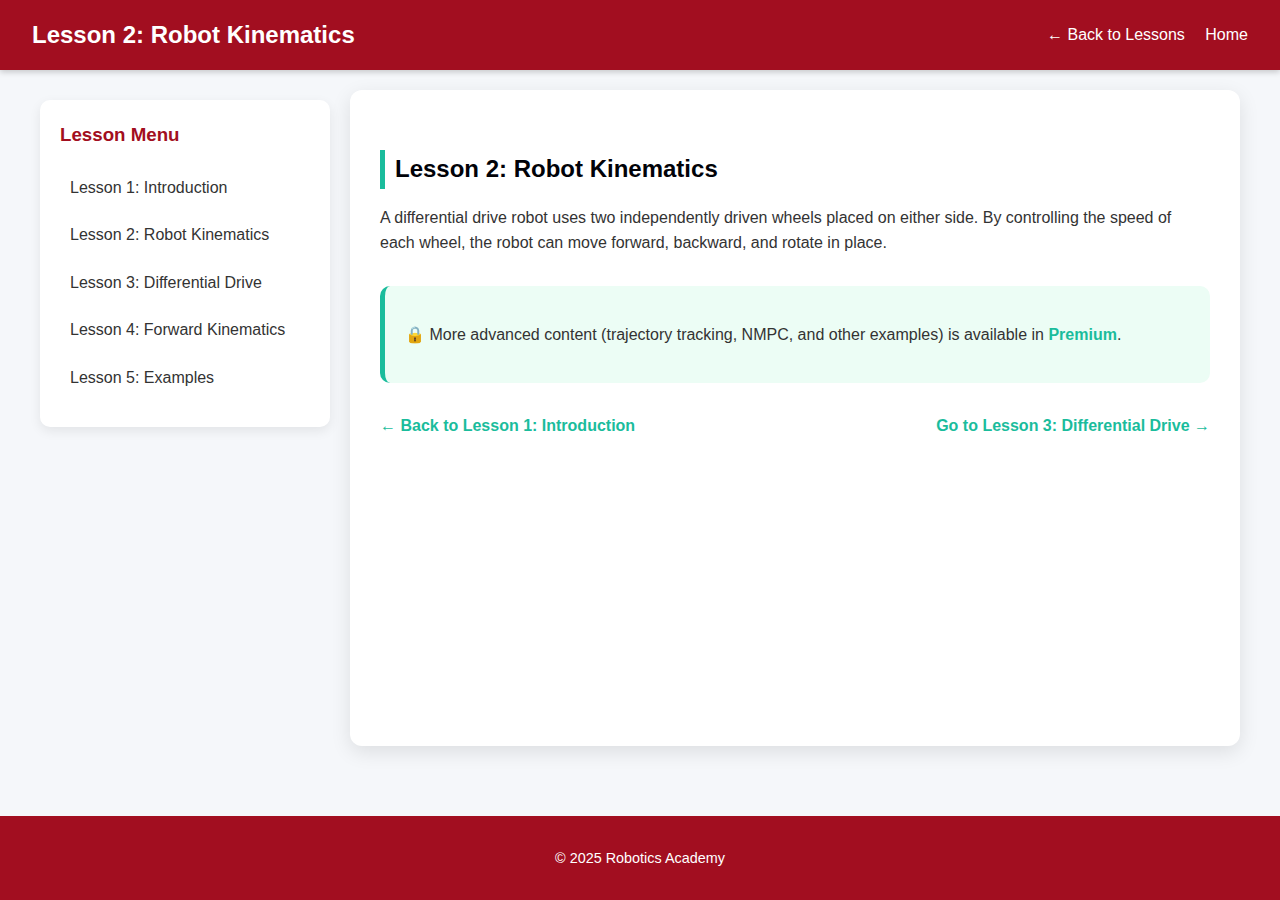
<file: lesson/Robotics/Basic Kinematic/lesson2.html>
<!DOCTYPE html>
<html lang="en">
<head>
<meta charset="UTF-8">
<meta name="viewport" content="width=device-width, initial-scale=1.0">
<title>Lesson 1: Introduction - Robotics Academy</title>
<style>
body {
  margin: 0;
  font-family: "Segoe UI", Tahoma, Geneva, Verdana, sans-serif;
  background: #f5f7fa;
  color: #333;
  line-height: 1.6;
  display: flex;
  flex-direction: column;
  min-height: 100vh;
}

/* Header */
header {
  background: #a20e20;
  color: white;
  padding: 1rem 2rem;
  display: flex;
  justify-content: space-between;
  align-items: center;
  box-shadow: 0 2px 6px rgba(0,0,0,0.2);
  position: sticky;
  top: 0;
  z-index: 100;
}
header h1 {
  font-size: 1.5rem;
  margin: 0;
}
nav a {
  text-decoration: none;
  color: white;
  font-weight: 500;
  transition: color 0.3s;
}
nav a:hover {
  color: #ffcc00;
}

/* Layout */
.main-container {
  display: flex;
  flex: 1;
  max-width: 1200px;
  margin: 20px auto;
  gap: 20px;
  padding: 0 1rem;
}

/* Sidebar */
.sidebar {
  flex: 0 0 250px;
  background: white;
  border-radius: 10px;
  box-shadow: 0 4px 12px rgba(0,0,0,0.08);
  padding: 20px;
  height: fit-content;
  position: sticky;
  top: 100px;
}
.sidebar h3 {
  margin-top: 0;
  color: #a20e20;
}
.sidebar a {
  display: block;
  text-decoration: none;
  color: #333;
  margin: 10px 0;
  padding: 6px 10px;
  border-radius: 6px;
  transition: background 0.3s;
}
.sidebar a:hover {
  background: #1abc9c;
  color: white;
}

/* Lesson content */
.lesson {
  flex: 1;
  background: white;
  border-radius: 12px;
  box-shadow: 0 6px 20px rgba(0,0,0,0.1);
  padding: 30px;
}
.lesson h2 {
  color: #010208;
  margin-top: 30px;
  margin-bottom: 15px;
  border-left: 5px solid #1abc9c;
  padding-left: 10px;
}
.lesson p {
  margin-bottom: 15px;
}

/* Arrow links */
.arrow-navigation {
  display: flex;
  justify-content: space-between;
  margin: 30px 0;
}
.arrow-link {
  text-decoration: none;
  color: #1abc9c;
  font-weight: bold;
  font-size: 1rem;
  transition: color 0.3s;
}
.arrow-link:hover {
  text-decoration: underline;
  color: #159a82;
}

/* Premium content box */
.premium-box {
  background: #ecfdf5;
  border-left: 5px solid #1abc9c;
  padding: 20px;
  border-radius: 10px;
  margin-top: 30px;
  font-weight: 500;
}
.premium-box a {
  color: #1abc9c;
  font-weight: bold;
  text-decoration: none;
}
.premium-box a:hover {
  text-decoration: underline;
}

/* Responsive */
@media(max-width: 768px){
  .main-container {
    flex-direction: column;
  }
  .sidebar {
    width: 100%;
    position: relative;
    top: 0;
    margin-bottom: 20px;
  }
  .lesson {
    padding: 20px;
  }
}

header nav a {
  text-decoration: none;
  color: white;
  font-weight: 500;
  transition: color 0.3s;
  margin-left: 1rem; /* space between links */
}

footer {
  text-align: center;
  background: #a20e20;
  color: white;
  padding: 1rem;
  margin-top: 50px;
  font-size: 0.9rem;
}
</style>
</head>
<body>

<header>
  <h1>Lesson 2: Robot Kinematics</h1>
  <nav>
    <a href="../../../lessons.html">← Back to Lessons</a>
    <a href="../../../index.html">  Home</a>
  </nav>
</header>

<div class="main-container">
  <!-- Sidebar -->
  <div class="sidebar">
    <h3>Lesson Menu</h3>
    <a href="lesson1.html">Lesson 1: Introduction</a>
    <a href="lesson2.html">Lesson 2: Robot Kinematics</a>
    <a href="lesson3.html">Lesson 3: Differential Drive</a>
    <a href="lesson4.html">Lesson 4: Forward Kinematics</a>
    <a href="lesson5.html">Lesson 5: Examples</a>
  </div>

  <!-- Lesson content -->
  <div class="lesson">
    <section id="lesson2">
      <h2>Lesson 2: Robot Kinematics</h2>
      <p>A differential drive robot uses two independently driven wheels placed on either side. By controlling the speed of each wheel, the robot can move forward, backward, and rotate in place.</p>
    </section>

    <!-- Premium / Ad Box -->
    <div class="premium-box">
      <p>🔒 More advanced content (trajectory tracking, NMPC, and other examples) is available in <a href="../../../membership.html">Premium</a>.</p>
    </div>

    <!-- Arrow navigation before footer -->
    <div class="arrow-navigation">
      <a class="arrow-link" href="lesson1.html">← Back to Lesson 1: Introduction</a>
      <a class="arrow-link" href="lesson3.html">Go to Lesson 3: Differential Drive →</a>
    </div>
  </div>
</div>

<footer>
  <p>&copy; 2025 Robotics Academy</p>
</footer>

</body>
</html>
</file>
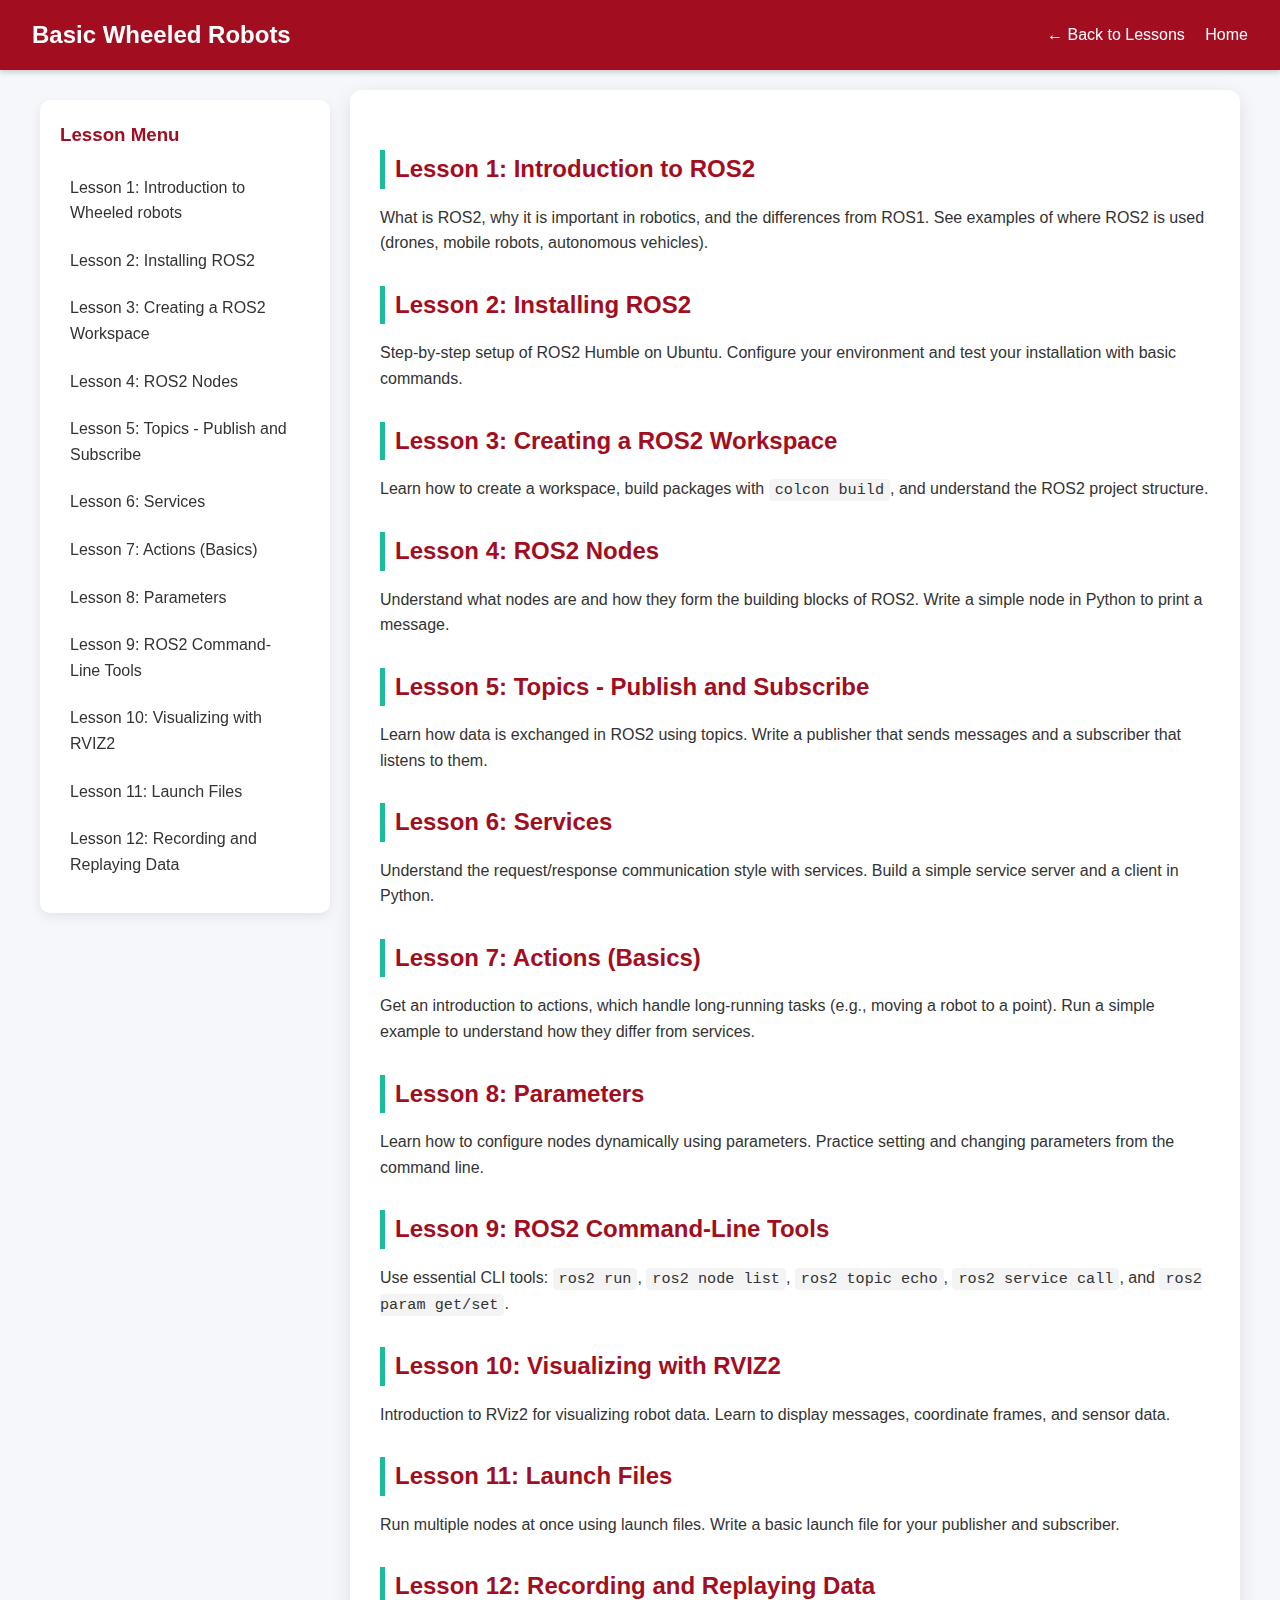
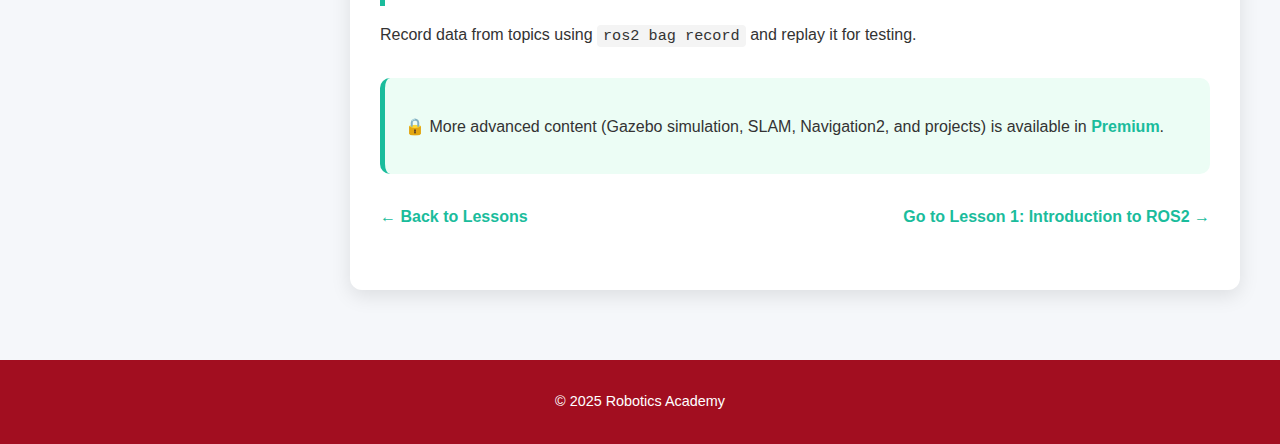
<file: lesson/Robotics/Basic Wheeled Robots/basic_wheeled_robots_main.html>
<!DOCTYPE html>
<html lang="en">
<head>
<meta charset="UTF-8">
<meta name="viewport" content="width=device-width, initial-scale=1.0">
<title>Basics ROS2 - Robotics Academy</title>
<style>
body {
  margin: 0;
  font-family: "Segoe UI", Tahoma, Geneva, Verdana, sans-serif;
  background: #f5f7fa;
  color: #333;
  line-height: 1.6;
  display: flex;
  flex-direction: column;
  min-height: 100vh;
}

/* Header */
header {
  background: #a20e20;
  color: white;
  padding: 1rem 2rem;
  display: flex;
  justify-content: space-between;
  align-items: center;
  box-shadow: 0 2px 6px rgba(0,0,0,0.2);
  position: sticky;
  top: 0;
  z-index: 100;
  flex-wrap: wrap;
}
header h1 {
  margin: 0;
  font-size: 1.5rem;
}
nav a {
  color: white;
  text-decoration: none;
  margin-left: 1rem;
}
nav a:hover {
  color: #ffcc00;
}

/* Layout */
.main-container {
  display: flex;
  flex: 1;
  max-width: 1200px;
  margin: 20px auto;
  gap: 20px;
  padding: 0 1rem;
}

/* Sidebar */
.sidebar {
  flex: 0 0 250px;
  background: white;
  border-radius: 10px;
  box-shadow: 0 4px 12px rgba(0,0,0,0.08);
  padding: 20px;
  height: fit-content;
  position: sticky;
  top: 100px;
}
.sidebar h3 {
  margin-top: 0;
  color: #a20e20;
}
.sidebar a {
  display: block;
  text-decoration: none;
  color: #333;
  margin: 10px 0;
  padding: 6px 10px;
  border-radius: 6px;
  transition: background 0.3s;
}
.sidebar a:hover {
  background: #1abc9c;
  color: white;
}

/* Content */
.content {
  flex: 1;
  background: white;
  border-radius: 12px;
  box-shadow: 0 6px 20px rgba(0,0,0,0.1);
  padding: 30px;
}
.content h2 {
  color: #a20e20;
  margin-top: 30px;
  margin-bottom: 15px;
  border-left: 5px solid #1abc9c;
  padding-left: 10px;
}
.content p {
  margin-bottom: 15px;
}

/* Code blocks */
pre {
  background: #f4f4f4;
  padding: 15px;
  border-radius: 8px;
  overflow-x: auto;
  font-family: 'Courier New', Courier, monospace;
  font-size: 0.95rem;
  margin-bottom: 20px;
}
code {
  background: #f4f4f4;
  padding: 2px 6px;
  border-radius: 4px;
  font-family: 'Courier New', Courier, monospace;
  font-size: 0.95rem;
}

/* Premium / Ad Box */
.premium-box {
  background: #ecfdf5;
  border-left: 5px solid #1abc9c;
  padding: 20px;
  border-radius: 10px;
  margin-top: 30px;
  font-weight: 500;
}
.premium-box a {
  color: #1abc9c;
  font-weight: bold;
  text-decoration: none;
}
.premium-box a:hover {
  text-decoration: underline;
}

/* Arrow navigation */
.arrow-navigation {
  display: flex;
  justify-content: space-between;
  margin: 30px 0;
}
.arrow-link {
  text-decoration: none;
  color: #1abc9c;
  font-weight: bold;
  font-size: 1rem;
  transition: color 0.3s;
}
.arrow-link:hover {
  text-decoration: underline;
  color: #159a82;
}
.arrow-link.left::before {
  content: "← ";
}
.arrow-link.right::after {
  content: " →";
}

/* Responsive */
@media (max-width: 768px) {
  .main-container {
    flex-direction: column;
  }
  .sidebar {
    width: 100%;
    position: relative;
    top: 0;
    margin-bottom: 20px;
  }
  .content {
    padding: 20px;
  }
}

footer {
  text-align: center;
  background: #a20e20;
  color: white;
  padding: 1rem;
  margin-top: 50px;
  font-size: 0.9rem;
}
</style>
</head>
<body>

<header>
  <h1>Basic Wheeled Robots</h1>
  <nav>
    <a href="../../lessons.html">← Back to Lessons</a>
    <a href="../../index.html">  Home</a>
  </nav>
</header>

<div class="main-container">
  <!-- Sidebar -->
  <div class="sidebar">
    <h3>Lesson Menu</h3>
    <a href="lesson1.html">Lesson 1: Introduction to Wheeled robots</a>
    <a href="lesson/lesson2.html">Lesson 2: Installing ROS2</a>
    <a href="#lesson3">Lesson 3: Creating a ROS2 Workspace</a>
    <a href="#lesson4">Lesson 4: ROS2 Nodes</a>
    <a href="#lesson5">Lesson 5: Topics - Publish and Subscribe</a>
    <a href="#lesson6">Lesson 6: Services</a>
    <a href="#lesson7">Lesson 7: Actions (Basics)</a>
    <a href="#lesson8">Lesson 8: Parameters</a>
    <a href="#lesson9">Lesson 9: ROS2 Command-Line Tools</a>
    <a href="#lesson10">Lesson 10: Visualizing with RVIZ2</a>
    <a href="#lesson11">Lesson 11: Launch Files</a>
    <a href="#lesson12">Lesson 12: Recording and Replaying Data</a>
  </div>

  <!-- Content -->
  <div class="content">
    <section id="lesson1">
      <h2>Lesson 1: Introduction to ROS2</h2>
      <p>What is ROS2, why it is important in robotics, and the differences from ROS1. See examples of where ROS2 is used (drones, mobile robots, autonomous vehicles).</p>
    </section>

    <section id="lesson2">
      <h2>Lesson 2: Installing ROS2</h2>
      <p>Step-by-step setup of ROS2 Humble on Ubuntu. Configure your environment and test your installation with basic commands.</p>

      
    </section>

    <section id="lesson3">
      <h2>Lesson 3: Creating a ROS2 Workspace</h2>
      <p>Learn how to create a workspace, build packages with <code>colcon build</code>, and understand the ROS2 project structure.</p>

    </section>

    <section id="lesson4">
      <h2>Lesson 4: ROS2 Nodes</h2>
      <p>Understand what nodes are and how they form the building blocks of ROS2. Write a simple node in Python to print a message.</p>
    </section>

    <section id="lesson5">
      <h2>Lesson 5: Topics - Publish and Subscribe</h2>
      <p>Learn how data is exchanged in ROS2 using topics. Write a publisher that sends messages and a subscriber that listens to them.</p>
    </section>

    <section id="lesson6">
      <h2>Lesson 6: Services</h2>
      <p>Understand the request/response communication style with services. Build a simple service server and a client in Python.</p>
    </section>

    <section id="lesson7">
      <h2>Lesson 7: Actions (Basics)</h2>
      <p>Get an introduction to actions, which handle long-running tasks (e.g., moving a robot to a point). Run a simple example to understand how they differ from services.</p>
    </section>

    <section id="lesson8">
      <h2>Lesson 8: Parameters</h2>
      <p>Learn how to configure nodes dynamically using parameters. Practice setting and changing parameters from the command line.</p>

    </section>

    <section id="lesson9">
      <h2>Lesson 9: ROS2 Command-Line Tools</h2>
      <p>Use essential CLI tools: <code>ros2 run</code>, <code>ros2 node list</code>, <code>ros2 topic echo</code>, <code>ros2 service call</code>, and <code>ros2 param get/set</code>.</p>
    </section>

    <section id="lesson10">
      <h2>Lesson 10: Visualizing with RVIZ2</h2>
      <p>Introduction to RViz2 for visualizing robot data. Learn to display messages, coordinate frames, and sensor data.</p>
    </section>

    <section id="lesson11">
      <h2>Lesson 11: Launch Files</h2>
      <p>Run multiple nodes at once using launch files. Write a basic launch file for your publisher and subscriber.</p>
    </section>

    <section id="lesson12">
      <h2>Lesson 12: Recording and Replaying Data</h2>
      <p>Record data from topics using <code>ros2 bag record</code> and replay it for testing.</p>

    </section>


    <!-- Premium / Ad Box -->
    <div class="premium-box">
      <p>🔒 More advanced content (Gazebo simulation, SLAM, Navigation2, and projects) is available in <a href="../../membership.html">Premium</a>.</p>
    </div>

    <!-- Arrow navigation before footer -->
    <div class="arrow-navigation">
      <a class="arrow-link left" href="../../../lessons.html">Back to Lessons</a>
      <a class="arrow-link right" href="lesson1.html">Go to Lesson 1: Introduction to ROS2</a>
    </div>
  </div>
</div>

<footer>
  <p>&copy; 2025 Robotics Academy</p>
</footer>

</body>
</html>
</file>
<file: style.css>
/* body { font-family: Arial, sans-serif; background: #f9f9f9; margin: 0; color: #333; }
header { background: #2c3e50; color: white; padding: 15px; text-align: center; }
nav a { color: #fff; margin: 0 10px; text-decoration: none; }
nav a:hover { color: #1abc9c; }
.hero { text-align: center; padding: 50px; background: #ecf0f1; }
.btn { background: #1abc9c; color: white; padding: 12px 20px; border-radius: 6px; text-decoration: none; }
.btn:hover { background: #16a085; }
.categories .grid { display: grid; grid-template-columns: repeat(auto-fit,minmax(200px,1fr)); gap: 20px; }
.card { background: white; padding: 20px; border-radius: 10px; text-align: center; box-shadow: 0 2px 6px rgba(0,0,0,0.1); }
.lesson-list ul { list-style: none; padding: 0; }
.lesson-list li { margin: 10px 0; }
.badge { padding: 3px 8px; border-radius: 5px; font-size: 0.8em; margin-left: 10px; }
.free { background: #2ecc71; color: white; }
.premium { background: #e67e22; color: white; }
.lesson { max-width: 900px; margin: auto; padding: 20px; background: white; border-radius: 10px; }
pre { background: #eee; padding: 10px; border-radius: 6px; overflow-x: auto; }
img { max-width: 100%; border-radius: 10px; }
.premium-box { margin-top: 20px; padding: 15px; background: #fceae4; border-left: 5px solid #e67e22; border-radius: 8px; }
footer { background: #2c3e50; color: white; text-align: center; padding: 15px; margin-top: 40px; } */
</file>
